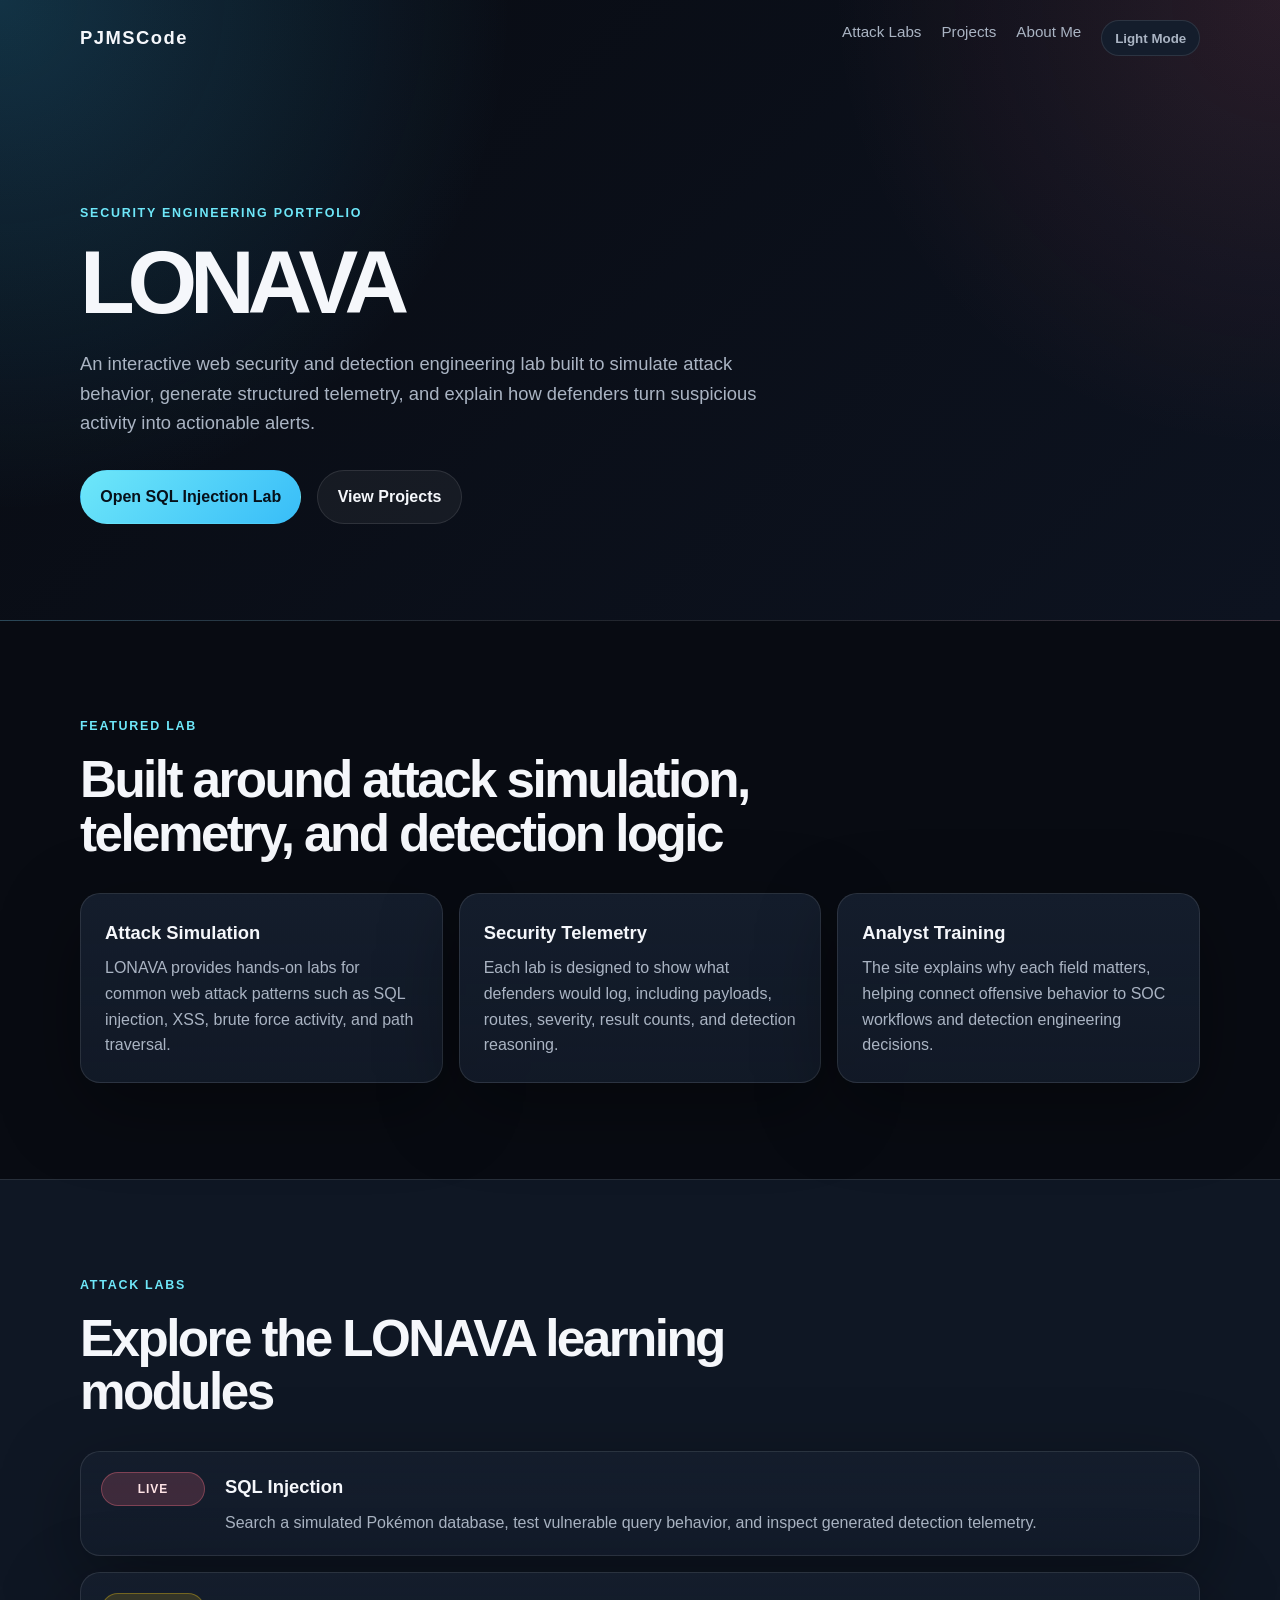
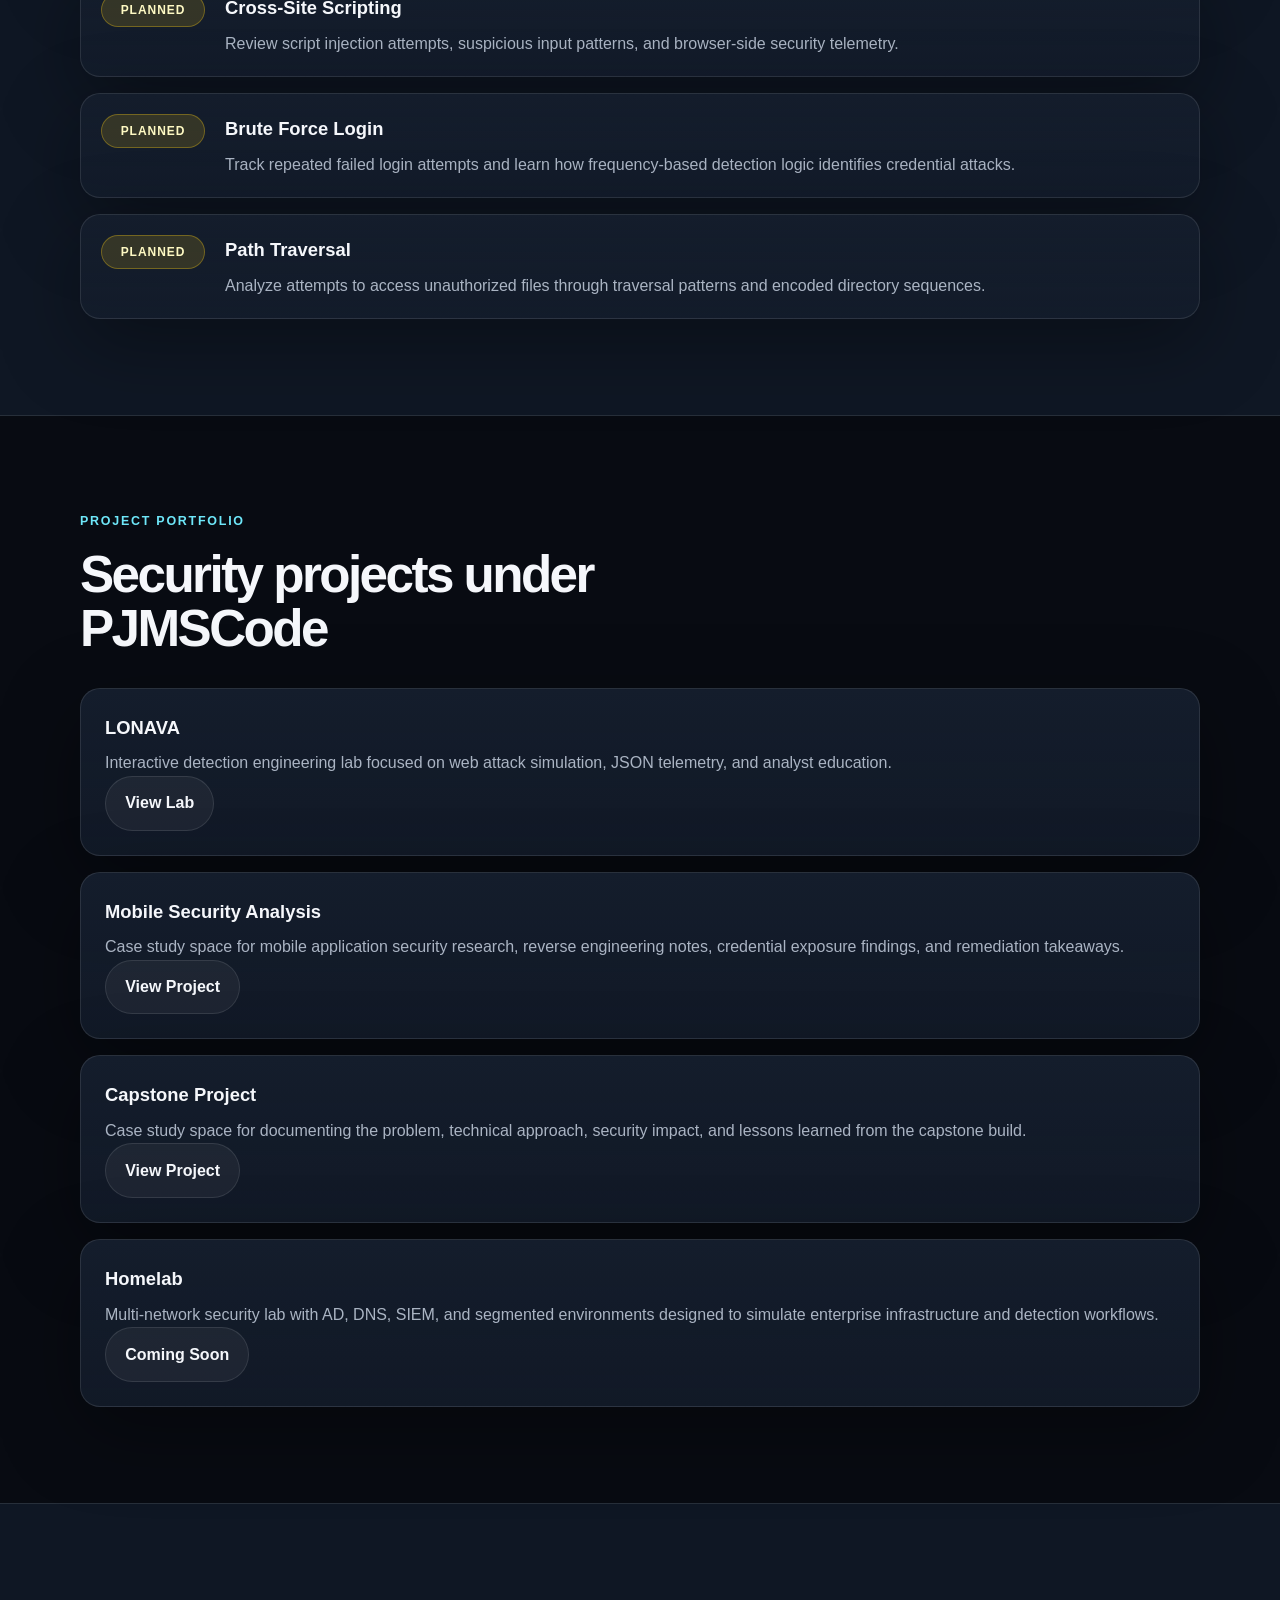
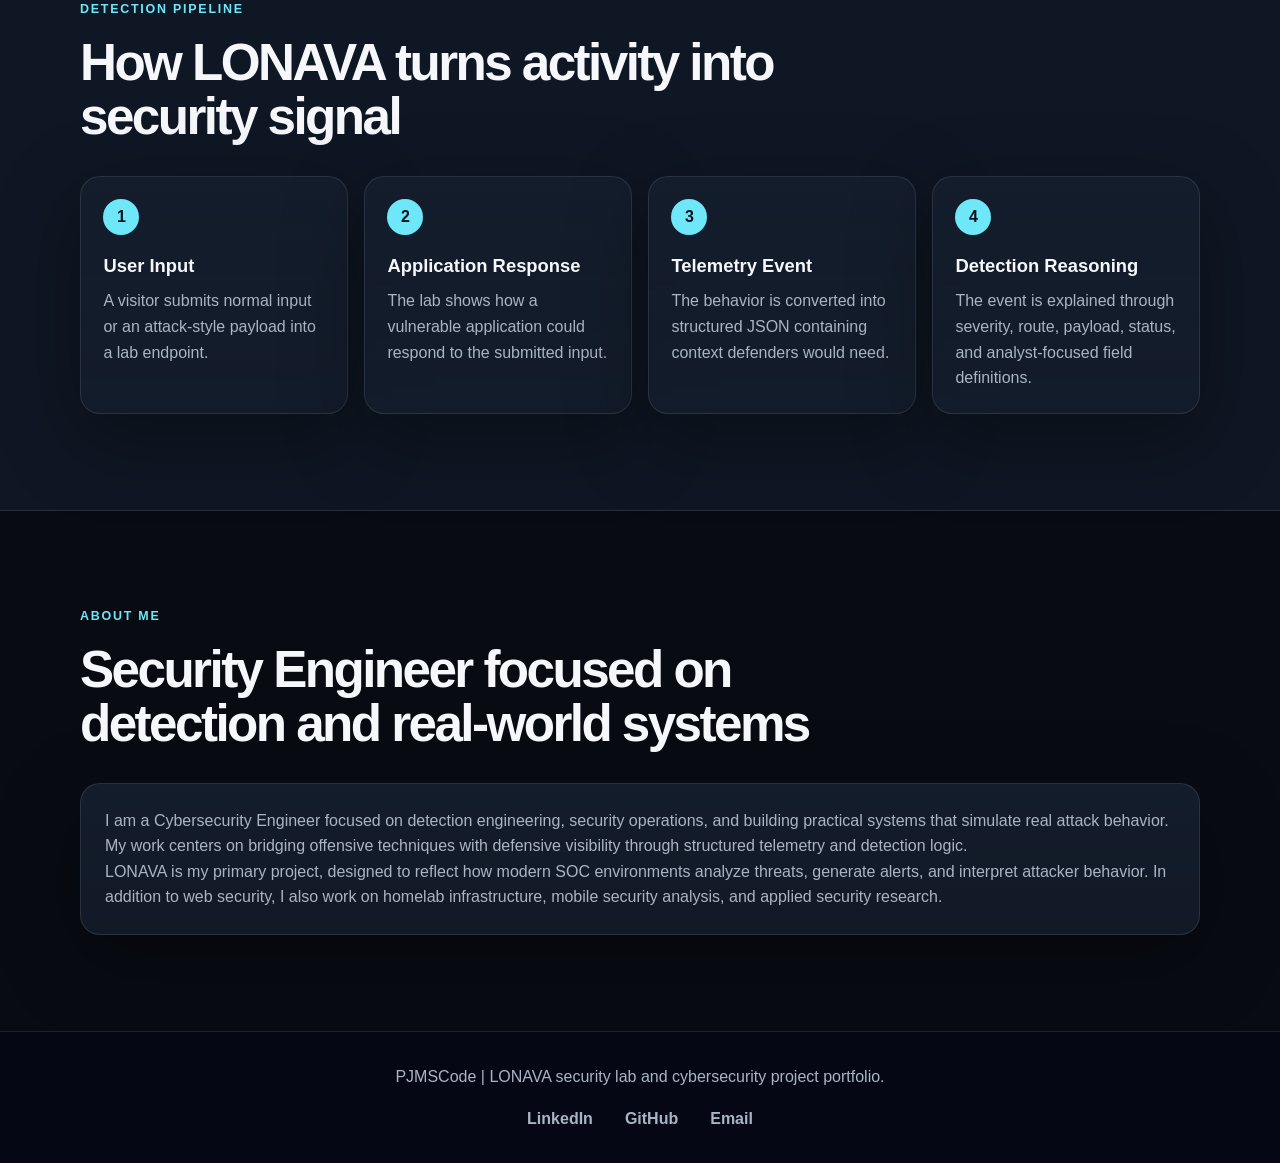
<file: index.html>
<!DOCTYPE html>
<html lang="en">
<head>
  <meta charset="UTF-8" />
  <meta name="viewport" content="width=device-width, initial-scale=1.0" />
  <title>PJMSCode | Security Engineering Portfolio</title>
  <link rel="stylesheet" href="style.css" />
</head>
<body>
  <header class="site-header">
    <nav class="navbar">
      <a class="logo" href="index.html">PJMSCode</a>

      <div class="nav-links">
        <div class="dropdown">
          <button class="dropdown-toggle">Attack Labs</button>

          <div class="dropdown-menu">
            <a href="attacks/sql-injection.html">SQL Injection</a>
            <!-- <a href="attacks/xss.html">XSS</a> --> 
            <!-- <a href="attacks/brute-force.html">Brute Force</a> -->
            <!-- <a href="attacks/path-traversal.html">Path Traversal</a> -->
          </div>
        </div>
        <div class="dropdown">
          <button class="dropdown-toggle">Projects</button>

          <div class="dropdown-menu">
            <!-- <a href="projects/homelab.html">Homelab</a> -->
            <a href="projects/mobile-security.html">Mobile Security</a>
            <a href="projects/capstone.html">Capstone</a>
          </div>
        </div>
        <a href="#contact">About Me</a>
        
          <button id="theme-toggle" class="theme-toggle" type="button">Light Mode</button>
        </div>
    </nav>

    <section class="hero">
      <p class="eyebrow">Security Engineering Portfolio</p>
      <h1>LONAVA</h1>
      <p class="hero-text">
        An interactive web security and detection engineering lab built to simulate attack behavior, generate structured telemetry, and explain how defenders turn suspicious activity into actionable alerts.
      </p>

      <div class="hero-buttons">
        <a class="button primary" href="attacks/sql-injection.html">Open SQL Injection Lab</a>
        <a class="button secondary" href="#projects">View Projects</a>
      </div>
    </section>
  </header>

  <main>
    <section id="overview" class="section">
      <div class="section-heading">
        <p class="eyebrow">Featured Lab</p>
        <h2>Built around attack simulation, telemetry, and detection logic</h2>
      </div>

      <div class="card-grid three-columns">
        <article class="card">
          <h3>Attack Simulation</h3>
          <p>
            LONAVA provides hands-on labs for common web attack patterns such as SQL injection, XSS, brute force activity, and path traversal.
          </p>
        </article>

        <article class="card">
          <h3>Security Telemetry</h3>
          <p>
            Each lab is designed to show what defenders would log, including payloads, routes, severity, result counts, and detection reasoning.
          </p>
        </article>

        <article class="card">
          <h3>Analyst Training</h3>
          <p>
            The site explains why each field matters, helping connect offensive behavior to SOC workflows and detection engineering decisions.
          </p>
        </article>
      </div>
    </section>

    <section class="section dark-section">
      <div class="section-heading">
        <p class="eyebrow">Attack Labs</p>
        <h2>Explore the LONAVA learning modules</h2>
      </div>

      <div class="attack-list">
        <a class="attack-item" href="attacks/sql-injection.html">
          <span class="severity high">Live</span>
          <div>
            <h3>SQL Injection</h3>
            <p>Search a simulated Pokémon database, test vulnerable query behavior, and inspect generated detection telemetry.</p>
          </div>
        </a>

        <a class="attack-item" href="attacks/xss.html">
          <span class="severity medium">Planned</span>
          <div>
            <h3>Cross-Site Scripting</h3>
            <p>Review script injection attempts, suspicious input patterns, and browser-side security telemetry.</p>
          </div>
        </a>

        <a class="attack-item" href="attacks/brute-force.html">
          <span class="severity medium">Planned</span>
          <div>
            <h3>Brute Force Login</h3>
            <p>Track repeated failed login attempts and learn how frequency-based detection logic identifies credential attacks.</p>
          </div>
        </a>

        <a class="attack-item" href="attacks/path-traversal.html">
          <span class="severity medium">Planned</span>
          <div>
            <h3>Path Traversal</h3>
            <p>Analyze attempts to access unauthorized files through traversal patterns and encoded directory sequences.</p>
          </div>
        </a>
      </div>
    </section>

    <section id="projects" class="section">
      <div class="section-heading">
        <p class="eyebrow">Project Portfolio</p>
        <h2>Security projects under PJMSCode</h2>
      </div>

      <div class="card-grid two-columns">
        <article class="card">
          <h3>LONAVA</h3>
          <p>
            Interactive detection engineering lab focused on web attack simulation, JSON telemetry, and analyst education.
          </p>
          <a class="button secondary" href="attacks/sql-injection.html">View Lab</a>
        </article>

        <article class="card">
          <h3>Mobile Security Analysis</h3>
          <p>
            Case study space for mobile application security research, reverse engineering notes, credential exposure findings, and remediation takeaways.
          </p>
          <a class="button secondary" href="projects/mobile-security.html">View Project</a>
        </article>

        <article class="card">
          <h3>Capstone Project</h3>
          <p>
            Case study space for documenting the problem, technical approach, security impact, and lessons learned from the capstone build.
          </p>
          <a class="button secondary" href="projects/capstone.html">View Project</a>
        </article>

        <article class="card">
          <h3>Homelab</h3>
          <p>
            Multi-network security lab with AD, DNS, SIEM, and segmented environments designed to simulate enterprise infrastructure and detection workflows.
          </p>
          <a class="button secondary" href="projects/homelab.html">Coming Soon</a>
        </article>
      </div>
    </section>

    <section class="section dark-section">
      <div class="section-heading">
        <p class="eyebrow">Detection Pipeline</p>
        <h2>How LONAVA turns activity into security signal</h2>
      </div>

      <div class="pipeline">
        <div class="pipeline-step">
          <span>1</span>
          <h3>User Input</h3>
          <p>A visitor submits normal input or an attack-style payload into a lab endpoint.</p>
        </div>

        <div class="pipeline-step">
          <span>2</span>
          <h3>Application Response</h3>
          <p>The lab shows how a vulnerable application could respond to the submitted input.</p>
        </div>

        <div class="pipeline-step">
          <span>3</span>
          <h3>Telemetry Event</h3>
          <p>The behavior is converted into structured JSON containing context defenders would need.</p>
        </div>

        <div class="pipeline-step">
          <span>4</span>
          <h3>Detection Reasoning</h3>
          <p>The event is explained through severity, route, payload, status, and analyst-focused field definitions.</p>
        </div>
      </div>
    </section>

    <section id="contact" class="section">
      <div class="section-heading">
        <p class="eyebrow">About Me</p>
        <h2>Security Engineer focused on detection and real-world systems</h2>
      </div>

      <div class="card">
        <p>
          I am a Cybersecurity Engineer focused on detection engineering, security operations, and building practical systems that simulate real attack behavior. My work centers on bridging offensive techniques with defensive visibility through structured telemetry and detection logic.
        </p>

        <p>
          LONAVA is my primary project, designed to reflect how modern SOC environments analyze threats, generate alerts, and interpret attacker behavior. In addition to web security, I also work on homelab infrastructure, mobile security analysis, and applied security research.
        </p>
      </div>
    </section>
  </main>

  <footer class="footer">
    <div class="footer-content">
      <p>PJMSCode | LONAVA security lab and cybersecurity project portfolio.</p>

      <div class="footer-links">
        <a href="https://www.linkedin.com/in/pj-james/" target="_blank">LinkedIn</a>
        <a href="https://github.com/PJMSCode" target="_blank">GitHub</a>
        <a href="mailto:pjames.csec@gmail.com">Email</a>
      </div>
    </div>
  </footer>

  <script src="js/theme-toggle.js"></script>
</body>
</html>
</file>
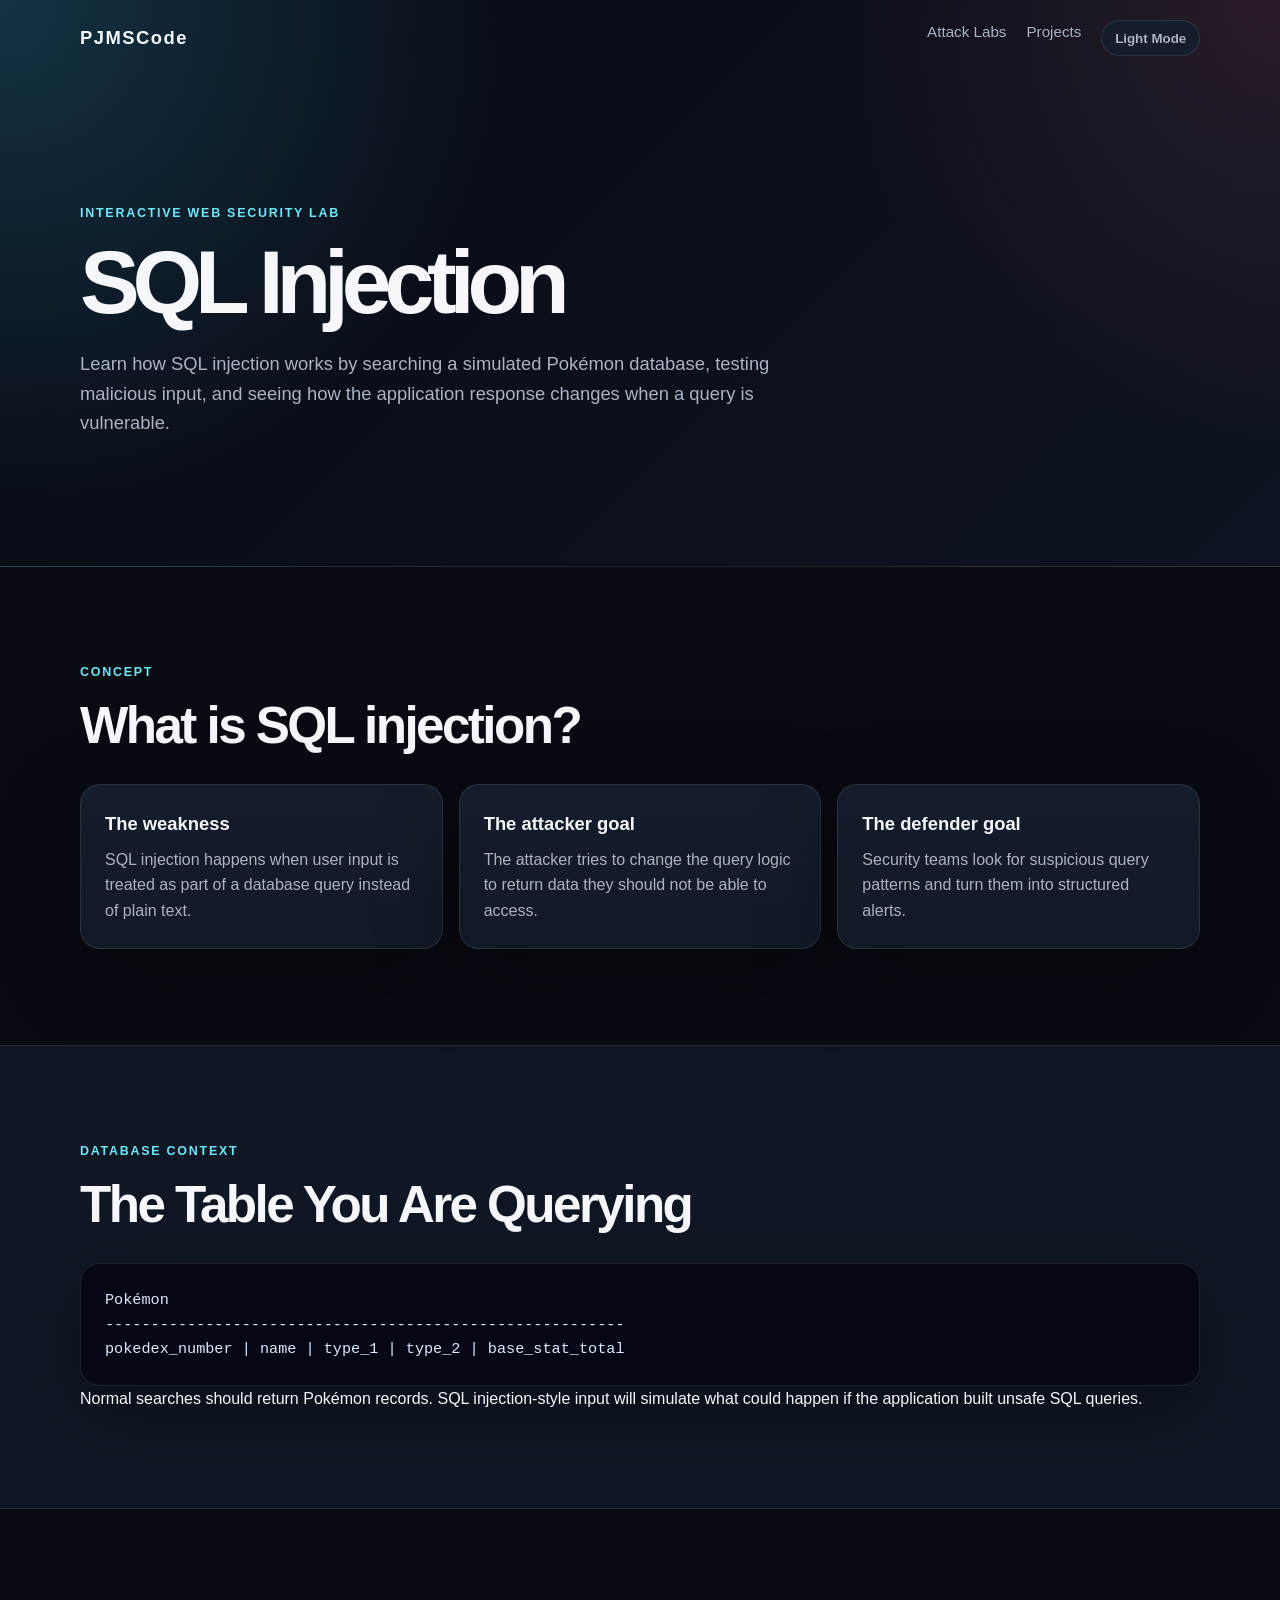
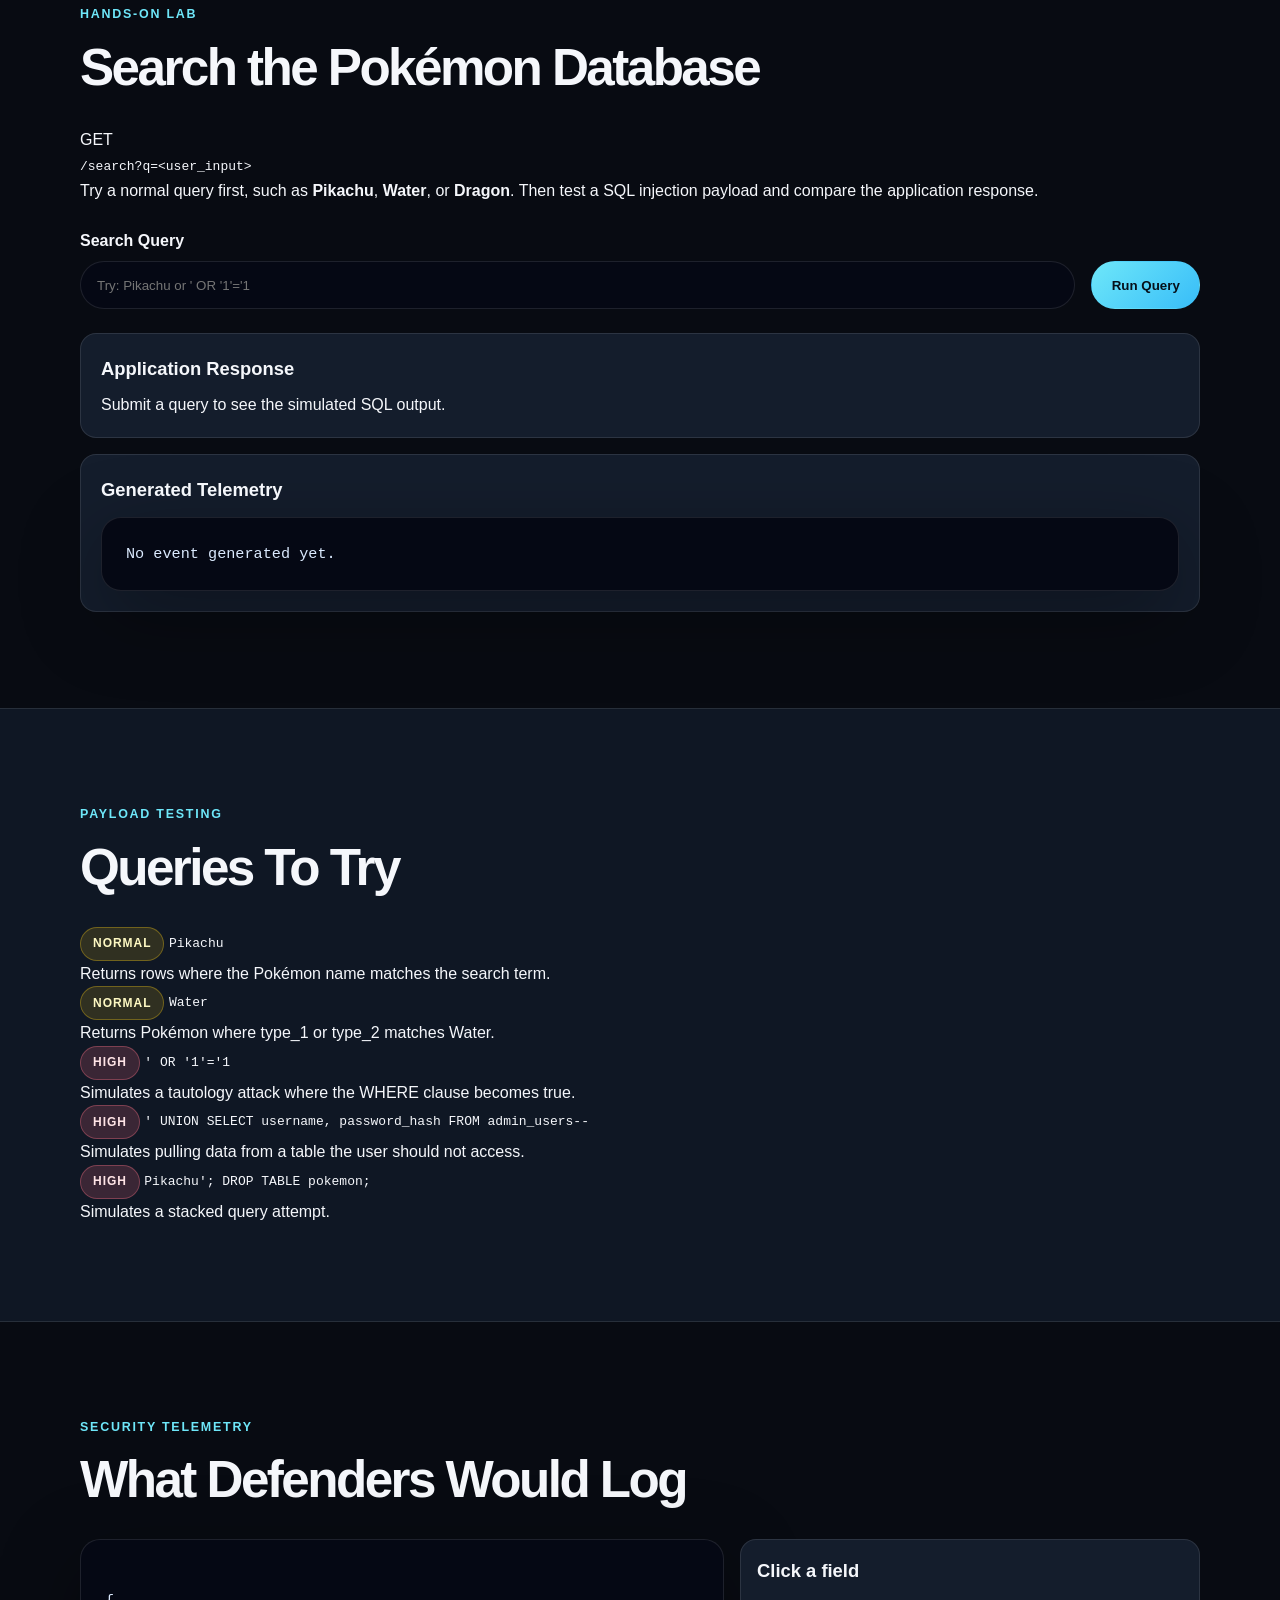
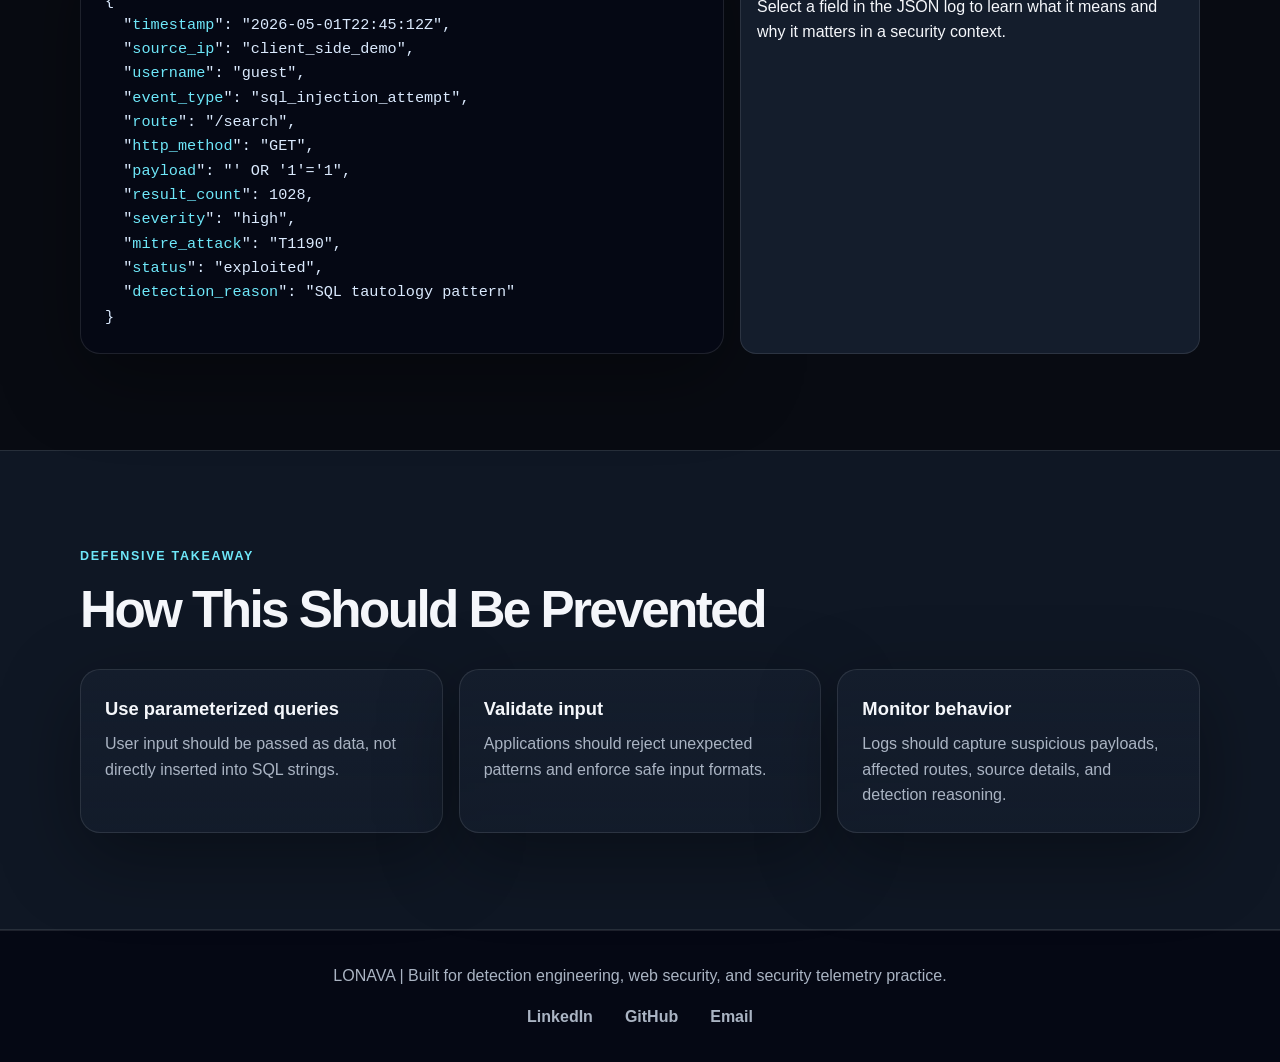
<file: attacks/sql-injection.html>
<!DOCTYPE html>
<html lang="en">
<head>
  <meta charset="UTF-8" />
  <meta name="viewport" content="width=device-width, initial-scale=1.0" />
  <title>SQL Injection Lab</title>
  <link rel="stylesheet" href="../style.css?v=2" />
</head>
<body>
  <header class="site-header attack-page-header">
    <nav class="navbar">
      <a class="logo" href="../index.html">PJMSCode</a>

      <div class="nav-links">
        <div class="dropdown">
          <button class="dropdown-toggle" type="button">Attack Labs</button>

          <div class="dropdown-menu">
            <a href="sql-injection.html">SQL Injection</a>
            <!-- <a href="xss.html">XSS</a>--> 
            <!-- <a href="brute-force.html">Brute Force</a> -->
            <!-- <a href="path-traversal.html">Path Traversal</a> -->
          </div>
        </div>

        <div class="dropdown">
          <button class="dropdown-toggle" type="button">Projects</button>

          <div class="dropdown-menu">
            <!-- <a href="../projects/homelab.html">Homelab</a> -->
            <a href="../projects/mobile-security.html">Mobile Security</a>
            <a href="../projects/capstone.html">Capstone</a>
          </div>
        </div>

          <button id="theme-toggle" class="theme-toggle" type="button">Light Mode</button>
        </div>
    </nav>

    <section class="hero attack-hero">
      <p class="eyebrow">Interactive Web Security Lab</p>
      <h1>SQL Injection</h1>
      <p class="hero-text">
        Learn how SQL injection works by searching a simulated Pokémon database, testing malicious input, and seeing how the application response changes when a query is vulnerable.
      </p>
    </section>
  </header>

<main>
  <section class="section">
    <div class="section-heading">
      <p class="eyebrow">Concept</p>
      <h2>What is SQL injection?</h2>
    </div>

    <div class="card-grid three-columns">
      <article class="card">
        <h3>The weakness</h3>
        <p>
          SQL injection happens when user input is treated as part of a database query instead of plain text.
        </p>
      </article>

      <article class="card">
        <h3>The attacker goal</h3>
        <p>
          The attacker tries to change the query logic to return data they should not be able to access.
        </p>
      </article>

      <article class="card">
        <h3>The defender goal</h3>
        <p>
          Security teams look for suspicious query patterns and turn them into structured alerts.
        </p>
      </article>
    </div>
  </section>

  <section class="section dark-section">
    <div class="section-heading">
      <p class="eyebrow">Database Context</p>
      <h2>The Table You Are Querying</h2>
    </div>

    <pre class="code-block"><code>Pokémon 
---------------------------------------------------------
pokedex_number | name | type_1 | type_2 | base_stat_total</code></pre>

    <p class="panel-text">
      Normal searches should return Pokémon records. SQL injection-style input will simulate what could happen if the application built unsafe SQL queries.
    </p>
  </section>

  <section id="lab" class="section">
    <div class="section-heading">
      <p class="eyebrow">Hands-On Lab</p>
      <h2>Search the Pokémon Database</h2>
    </div>

    <div class="lab-panel interactive-lab">
      <div class="endpoint-card">
        <p class="endpoint-label">GET</p>
        <code>/search?q=&lt;user_input&gt;</code>
      </div>

      <p class="panel-text">
        Try a normal query first, such as <strong>Pikachu</strong>, <strong>Water</strong>, or <strong>Dragon</strong>. Then test a SQL injection payload and compare the application response.
      </p>

      <form id="sql-lab-form" class="lab-form">
        <label for="sql-input">Search Query</label>

        <div class="lab-input-row">
          <input id="sql-input" type="text" placeholder="Try: Pikachu or ' OR '1'='1" autocomplete="off" />
          <button class="button primary" type="submit">Run Query</button>
        </div>
      </form>

      <div class="lab-results">
        <div class="result-card">
          <h3>Application Response</h3>
          <p id="app-response">Submit a query to see the simulated SQL output.</p>
        </div>

        <div class="result-card">
          <h3>Generated Telemetry</h3>
          <pre class="code-block mini-code"><code id="generated-log">No event generated yet.</code></pre>
        </div>
      </div>
    </div>
  </section>

  <section id="payloads" class="section dark-section">
    <div class="section-heading">
      <p class="eyebrow">Payload Testing</p>
      <h2>Queries To Try</h2>
    </div>

    <div class="payload-grid">
      <div class="payload-card">
        <span class="severity medium">Normal</span>
        <code>Pikachu</code>
        <p>Returns rows where the Pokémon name matches the search term.</p>
      </div>

      <div class="payload-card">
        <span class="severity medium">Normal</span>
        <code>Water</code>
        <p>Returns Pokémon where type_1 or type_2 matches Water.</p>
      </div>

      <div class="payload-card">
        <span class="severity high">High</span>
        <code>' OR '1'='1</code>
        <p>Simulates a tautology attack where the WHERE clause becomes true.</p>
      </div>

      <div class="payload-card">
        <span class="severity high">High</span>
        <code>' UNION SELECT username, password_hash FROM admin_users--</code>
        <p>Simulates pulling data from a table the user should not access.</p>
      </div>

      <div class="payload-card">
        <span class="severity high">High</span>
        <code>Pikachu'; DROP TABLE pokemon;</code>
        <p>Simulates a stacked query attempt.</p>
      </div>
    </div>
  </section>

  <section id="telemetry" class="section">
    <div class="section-heading">
      <p class="eyebrow">Security Telemetry</p>
      <h2>What Defenders Would Log</h2>
    </div>

    <div class="interactive-log">
  <pre class="code-block"><code id="log-view">
{
  "<span class="log-field" data-field="timestamp">timestamp</span>": "2026-05-01T22:45:12Z",
  "<span class="log-field" data-field="source_ip">source_ip</span>": "client_side_demo",
  "<span class="log-field" data-field="username">username</span>": "guest",
  "<span class="log-field" data-field="event_type">event_type</span>": "sql_injection_attempt",
  "<span class="log-field" data-field="route">route</span>": "/search",
  "<span class="log-field" data-field="http_method">http_method</span>": "GET",
  "<span class="log-field" data-field="payload">payload</span>": "' OR '1'='1",
  "<span class="log-field" data-field="result_count">result_count</span>": 1028,
  "<span class="log-field" data-field="severity">severity</span>": "high",
  "<span class="log-field" data-field="mitre_attack">mitre_attack</span>": "T1190",
  "<span class="log-field" data-field="status">status</span>": "exploited",
  "<span class="log-field" data-field="detection_reason">detection_reason</span>": "SQL tautology pattern"
}
</code></pre>

  <div class="log-explainer">
    <h3 id="field-title">Click a field</h3>
    <p id="field-description">
      Select a field in the JSON log to learn what it means and why it matters in a security context.
    </p>
  </div>
</div>
</section>

  <section class="section dark-section">
    <div class="section-heading">
      <p class="eyebrow">Defensive Takeaway</p>
      <h2>How This Should Be Prevented</h2>
    </div>

    <div class="card-grid three-columns">
      <article class="card">
        <h3>Use parameterized queries</h3>
        <p>
          User input should be passed as data, not directly inserted into SQL strings.
        </p>
      </article>

      <article class="card">
        <h3>Validate input</h3>
        <p>
          Applications should reject unexpected patterns and enforce safe input formats.
        </p>
      </article>

      <article class="card">
        <h3>Monitor behavior</h3>
        <p>
          Logs should capture suspicious payloads, affected routes, source details, and detection reasoning.
        </p>
      </article>
    </div>
  </section>
</main>

  <footer class="footer">
    <div class="footer-content">
      <p>LONAVA | Built for detection engineering, web security, and security telemetry practice.</p>

      <div class="footer-links">
        <a href="https://www.linkedin.com/in/pj-james/" target="_blank">LinkedIn</a>
        <a href="https://github.com/PJMSCode" target="_blank">GitHub</a>
        <a href="mailto:pjames.csec@gmail.com">Email</a>
      </div>
    </div>
  </footer>
<script src="../data/pokemon-db.js"></script>
<script src="../js/sql-injection.js"></script>
<script src="../js/theme-toggle.js"></script>
</body>
</html>
</file>
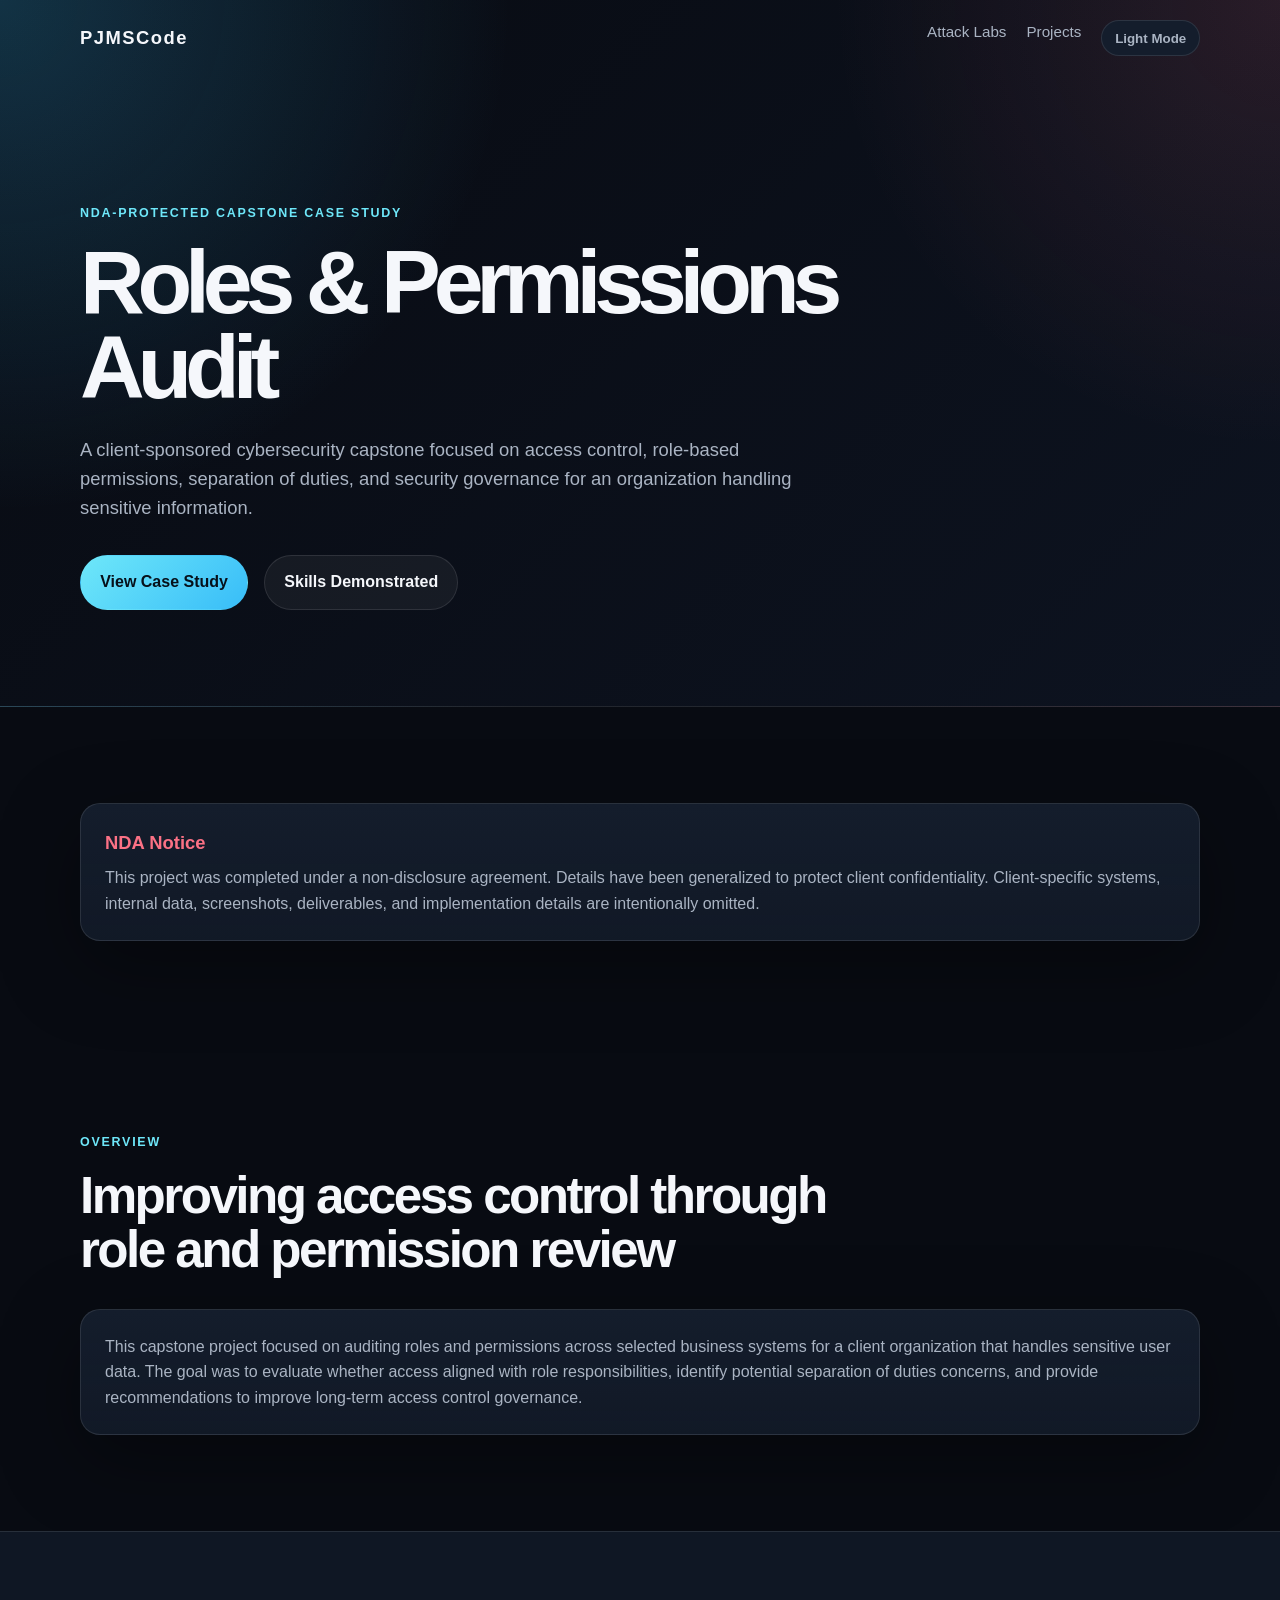
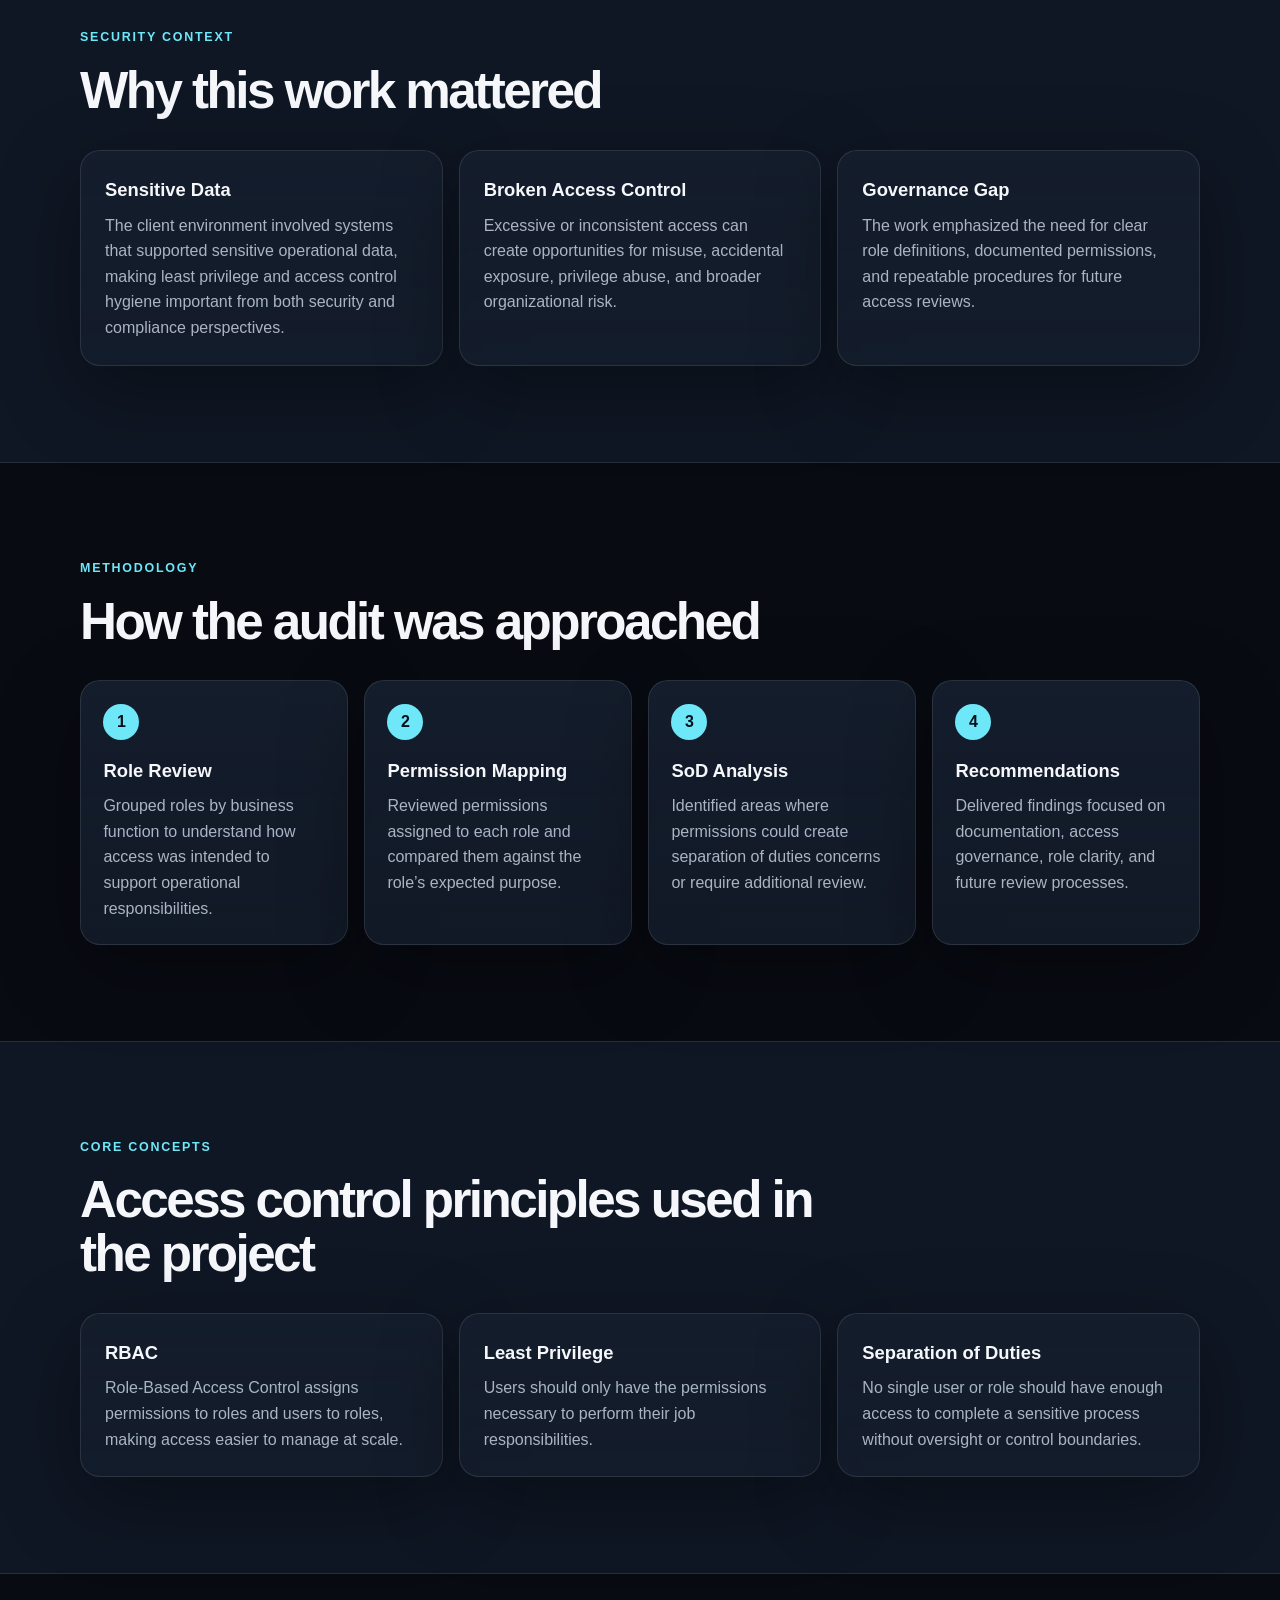
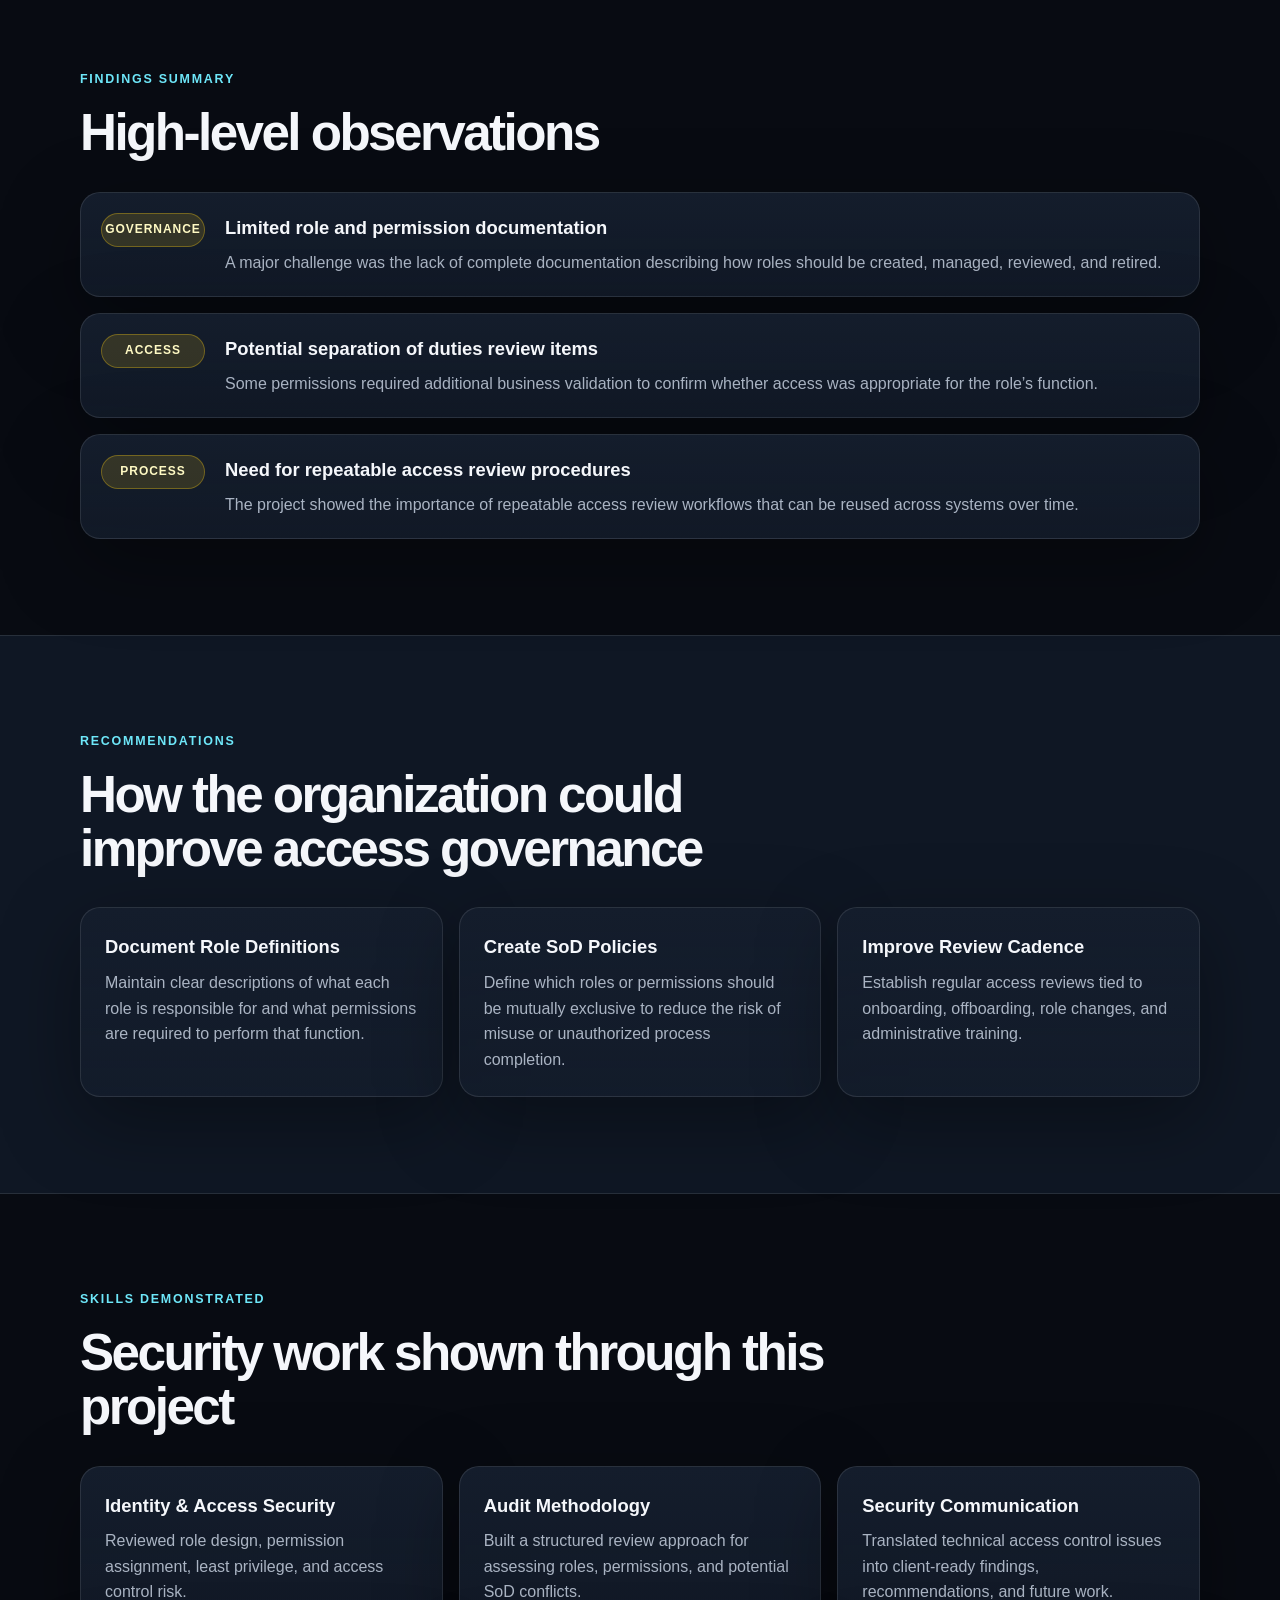
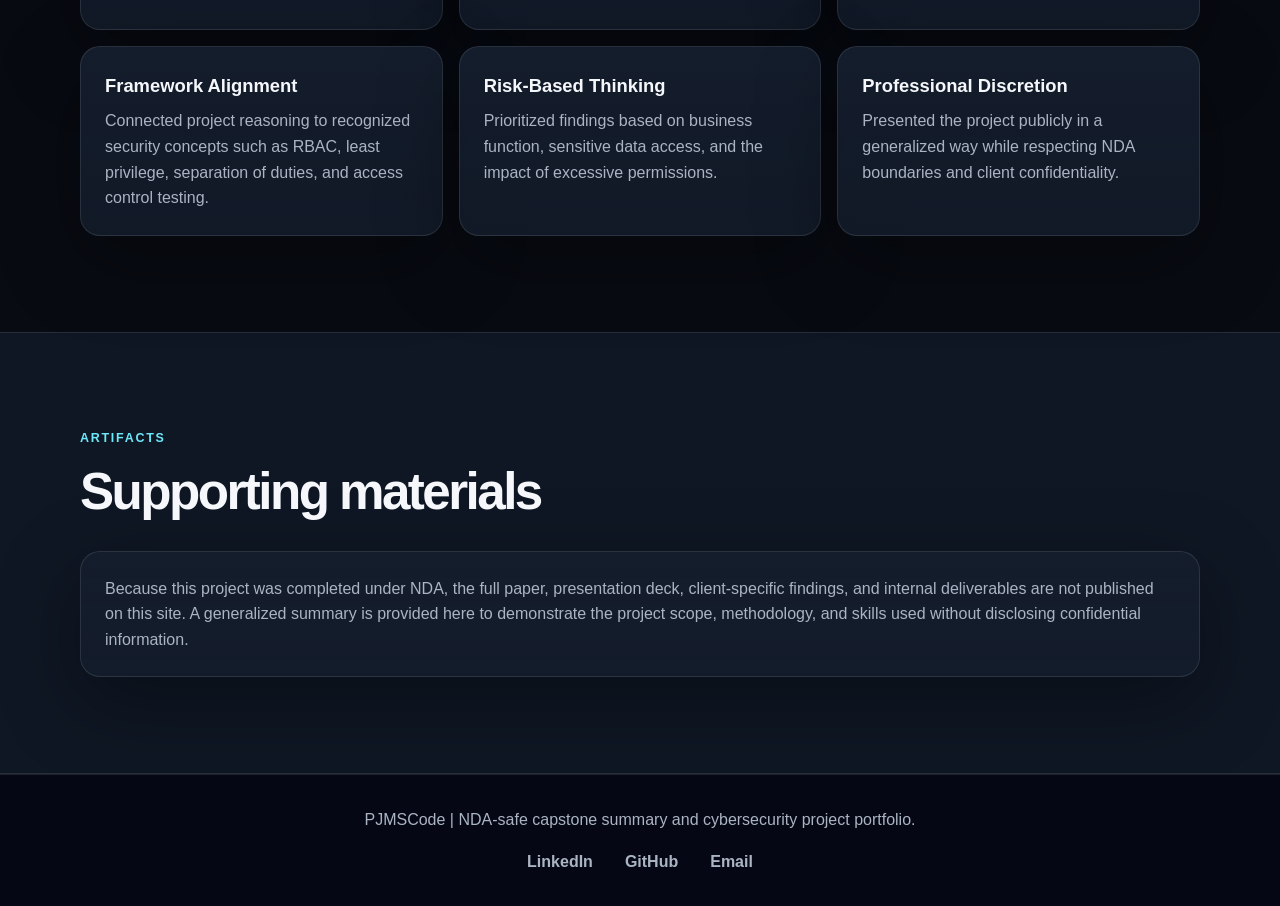
<file: projects/capstone.html>
<!DOCTYPE html>
<html lang="en">
<head>
  <meta charset="UTF-8" />
  <meta name="viewport" content="width=device-width, initial-scale=1.0" />
  <title>Capstone Project | PJMSCode</title>
  <link rel="stylesheet" href="../style.css?v=2" />
</head>
<body>
  <header class="site-header attack-page-header">
    <nav class="navbar">
      <a class="logo" href="../index.html">PJMSCode</a>

      <div class="nav-links">
        <div class="dropdown">
          <button class="dropdown-toggle" type="button">Attack Labs</button>

          <div class="dropdown-menu">
            <a href="../attacks/sql-injection.html">SQL Injection</a>
            <!-- <a href="../attacks/xss.html">XSS</a> -->
            <!-- <a href="../attacks/brute-force.html">Brute Force</a> -->
            <!-- <a href="../attacks/path-traversal.html">Path Traversal</a> -->
          </div>
        </div>

        <div class="dropdown">
          <button class="dropdown-toggle" type="button">Projects</button>

          <div class="dropdown-menu">
             <!-- <a href="homelab.html">Homelab</a> -->
            <a href="mobile-security.html">Mobile Security</a>
            <a href="capstone.html">Capstone</a>
          </div>
        </div>
            
            <button id="theme-toggle" class="theme-toggle" type="button">Light Mode</button>
        </div>
    </nav>

    <section class="hero attack-hero">
      <p class="eyebrow">NDA-Protected Capstone Case Study</p>
      <h1>Roles & Permissions Audit</h1>
      <p class="hero-text">
        A client-sponsored cybersecurity capstone focused on access control, role-based permissions, separation of duties, and security governance for an organization handling sensitive information.
      </p>

      <div class="hero-buttons">
        <a class="button primary" href="#overview">View Case Study</a>
        <a class="button secondary" href="#skills">Skills Demonstrated</a>
      </div>
    </section>
  </header>

  <main>
    <section class="section">
      <div class="card vulnerable-response">
        <h3>NDA Notice</h3>
        <p>
          This project was completed under a non-disclosure agreement. Details have been generalized to protect client confidentiality. Client-specific systems, internal data, screenshots, deliverables, and implementation details are intentionally omitted.
        </p>
      </div>
    </section>

    <section id="overview" class="section">
      <div class="section-heading">
        <p class="eyebrow">Overview</p>
        <h2>Improving access control through role and permission review</h2>
      </div>

      <div class="card">
        <p>
          This capstone project focused on auditing roles and permissions across selected business systems for a client organization that handles sensitive user data. The goal was to evaluate whether access aligned with role responsibilities, identify potential separation of duties concerns, and provide recommendations to improve long-term access control governance.
        </p>
      </div>
    </section>

    <section class="section dark-section">
      <div class="section-heading">
        <p class="eyebrow">Security Context</p>
        <h2>Why this work mattered</h2>
      </div>

      <div class="card-grid three-columns">
        <article class="card">
          <h3>Sensitive Data</h3>
          <p>
            The client environment involved systems that supported sensitive operational data, making least privilege and access control hygiene important from both security and compliance perspectives.
          </p>
        </article>

        <article class="card">
          <h3>Broken Access Control</h3>
          <p>
            Excessive or inconsistent access can create opportunities for misuse, accidental exposure, privilege abuse, and broader organizational risk.
          </p>
        </article>

        <article class="card">
          <h3>Governance Gap</h3>
          <p>
            The work emphasized the need for clear role definitions, documented permissions, and repeatable procedures for future access reviews.
          </p>
        </article>
      </div>
    </section>

    <section class="section">
      <div class="section-heading">
        <p class="eyebrow">Methodology</p>
        <h2>How the audit was approached</h2>
      </div>

      <div class="pipeline">
        <div class="pipeline-step">
          <span>1</span>
          <h3>Role Review</h3>
          <p>Grouped roles by business function to understand how access was intended to support operational responsibilities.</p>
        </div>

        <div class="pipeline-step">
          <span>2</span>
          <h3>Permission Mapping</h3>
          <p>Reviewed permissions assigned to each role and compared them against the role’s expected purpose.</p>
        </div>

        <div class="pipeline-step">
          <span>3</span>
          <h3>SoD Analysis</h3>
          <p>Identified areas where permissions could create separation of duties concerns or require additional review.</p>
        </div>

        <div class="pipeline-step">
          <span>4</span>
          <h3>Recommendations</h3>
          <p>Delivered findings focused on documentation, access governance, role clarity, and future review processes.</p>
        </div>
      </div>
    </section>

    <section class="section dark-section">
      <div class="section-heading">
        <p class="eyebrow">Core Concepts</p>
        <h2>Access control principles used in the project</h2>
      </div>

      <div class="card-grid three-columns">
        <article class="card">
          <h3>RBAC</h3>
          <p>
            Role-Based Access Control assigns permissions to roles and users to roles, making access easier to manage at scale.
          </p>
        </article>

        <article class="card">
          <h3>Least Privilege</h3>
          <p>
            Users should only have the permissions necessary to perform their job responsibilities.
          </p>
        </article>

        <article class="card">
          <h3>Separation of Duties</h3>
          <p>
            No single user or role should have enough access to complete a sensitive process without oversight or control boundaries.
          </p>
        </article>
      </div>
    </section>

    <section class="section">
      <div class="section-heading">
        <p class="eyebrow">Findings Summary</p>
        <h2>High-level observations</h2>
      </div>

      <div class="attack-list">
        <article class="attack-item">
          <span class="severity medium">Governance</span>
          <div>
            <h3>Limited role and permission documentation</h3>
            <p>
              A major challenge was the lack of complete documentation describing how roles should be created, managed, reviewed, and retired.
            </p>
          </div>
        </article>

        <article class="attack-item">
          <span class="severity medium">Access</span>
          <div>
            <h3>Potential separation of duties review items</h3>
            <p>
              Some permissions required additional business validation to confirm whether access was appropriate for the role’s function.
            </p>
          </div>
        </article>

        <article class="attack-item">
          <span class="severity medium">Process</span>
          <div>
            <h3>Need for repeatable access review procedures</h3>
            <p>
              The project showed the importance of repeatable access review workflows that can be reused across systems over time.
            </p>
          </div>
        </article>
      </div>
    </section>

    <section class="section dark-section">
      <div class="section-heading">
        <p class="eyebrow">Recommendations</p>
        <h2>How the organization could improve access governance</h2>
      </div>

      <div class="card-grid three-columns">
        <article class="card">
          <h3>Document Role Definitions</h3>
          <p>
            Maintain clear descriptions of what each role is responsible for and what permissions are required to perform that function.
          </p>
        </article>

        <article class="card">
          <h3>Create SoD Policies</h3>
          <p>
            Define which roles or permissions should be mutually exclusive to reduce the risk of misuse or unauthorized process completion.
          </p>
        </article>

        <article class="card">
          <h3>Improve Review Cadence</h3>
          <p>
            Establish regular access reviews tied to onboarding, offboarding, role changes, and administrative training.
          </p>
        </article>
      </div>
    </section>

    <section id="skills" class="section">
      <div class="section-heading">
        <p class="eyebrow">Skills Demonstrated</p>
        <h2>Security work shown through this project</h2>
      </div>

      <div class="card-grid three-columns">
        <article class="card">
          <h3>Identity & Access Security</h3>
          <p>
            Reviewed role design, permission assignment, least privilege, and access control risk.
          </p>
        </article>

        <article class="card">
          <h3>Audit Methodology</h3>
          <p>
            Built a structured review approach for assessing roles, permissions, and potential SoD conflicts.
          </p>
        </article>

        <article class="card">
          <h3>Security Communication</h3>
          <p>
            Translated technical access control issues into client-ready findings, recommendations, and future work.
          </p>
        </article>

        <article class="card">
          <h3>Framework Alignment</h3>
          <p>
            Connected project reasoning to recognized security concepts such as RBAC, least privilege, separation of duties, and access control testing.
          </p>
        </article>

        <article class="card">
          <h3>Risk-Based Thinking</h3>
          <p>
            Prioritized findings based on business function, sensitive data access, and the impact of excessive permissions.
          </p>
        </article>

        <article class="card">
          <h3>Professional Discretion</h3>
          <p>
            Presented the project publicly in a generalized way while respecting NDA boundaries and client confidentiality.
          </p>
        </article>
      </div>
    </section>

    <section class="section dark-section">
      <div class="section-heading">
        <p class="eyebrow">Artifacts</p>
        <h2>Supporting materials</h2>
      </div>

      <div class="card">
        <p>
          Because this project was completed under NDA, the full paper, presentation deck, client-specific findings, and internal deliverables are not published on this site. A generalized summary is provided here to demonstrate the project scope, methodology, and skills used without disclosing confidential information.
        </p>
      </div>
    </section>
  </main>

  <footer class="footer">
    <div class="footer-content">
      <p>PJMSCode | NDA-safe capstone summary and cybersecurity project portfolio.</p>

      <div class="footer-links">
        <a href="https://www.linkedin.com/in/pj-james/" target="_blank">LinkedIn</a>
        <a href="https://github.com/PJMSCode" target="_blank">GitHub</a>
        <a href="mailto:pjames.csec@gmail.com">Email</a>
      </div>
    </div>
  </footer>

  <script src="../js/theme-toggle.js"></script>
</body>
</html>
</file>
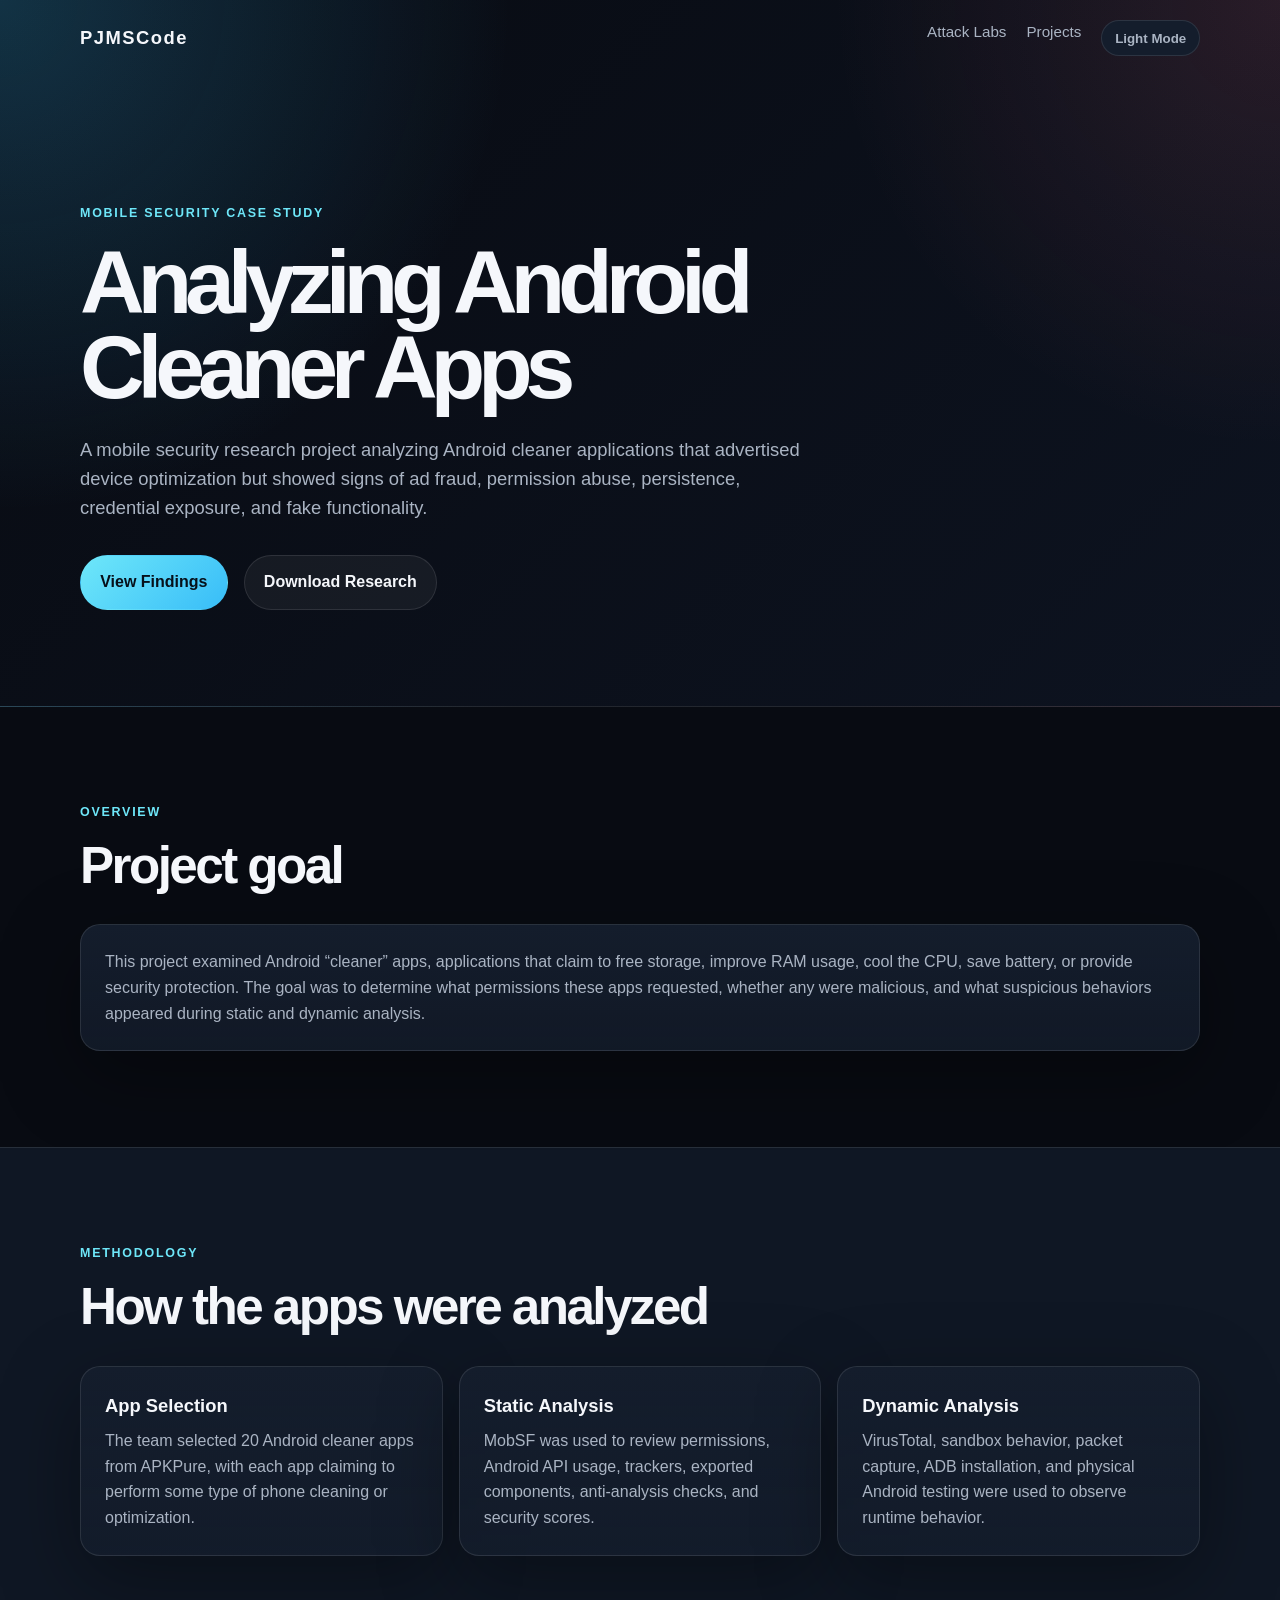
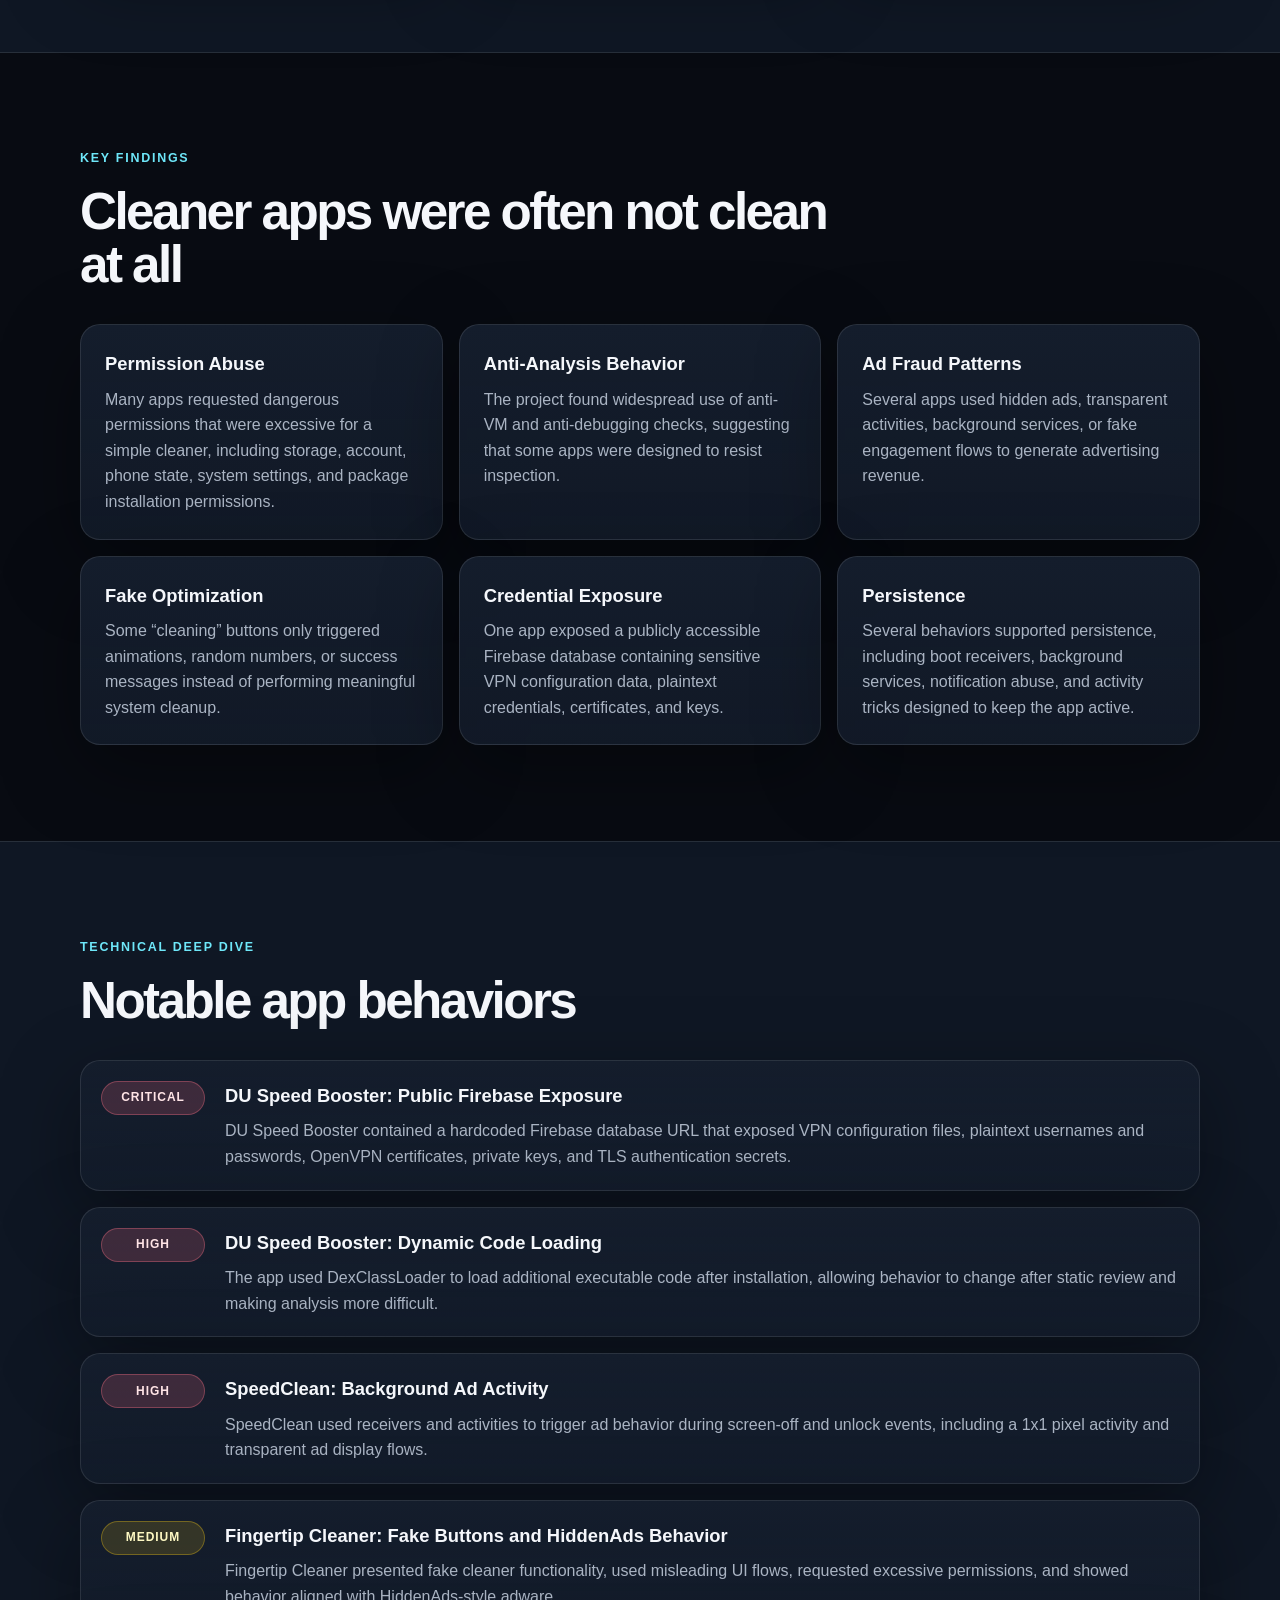
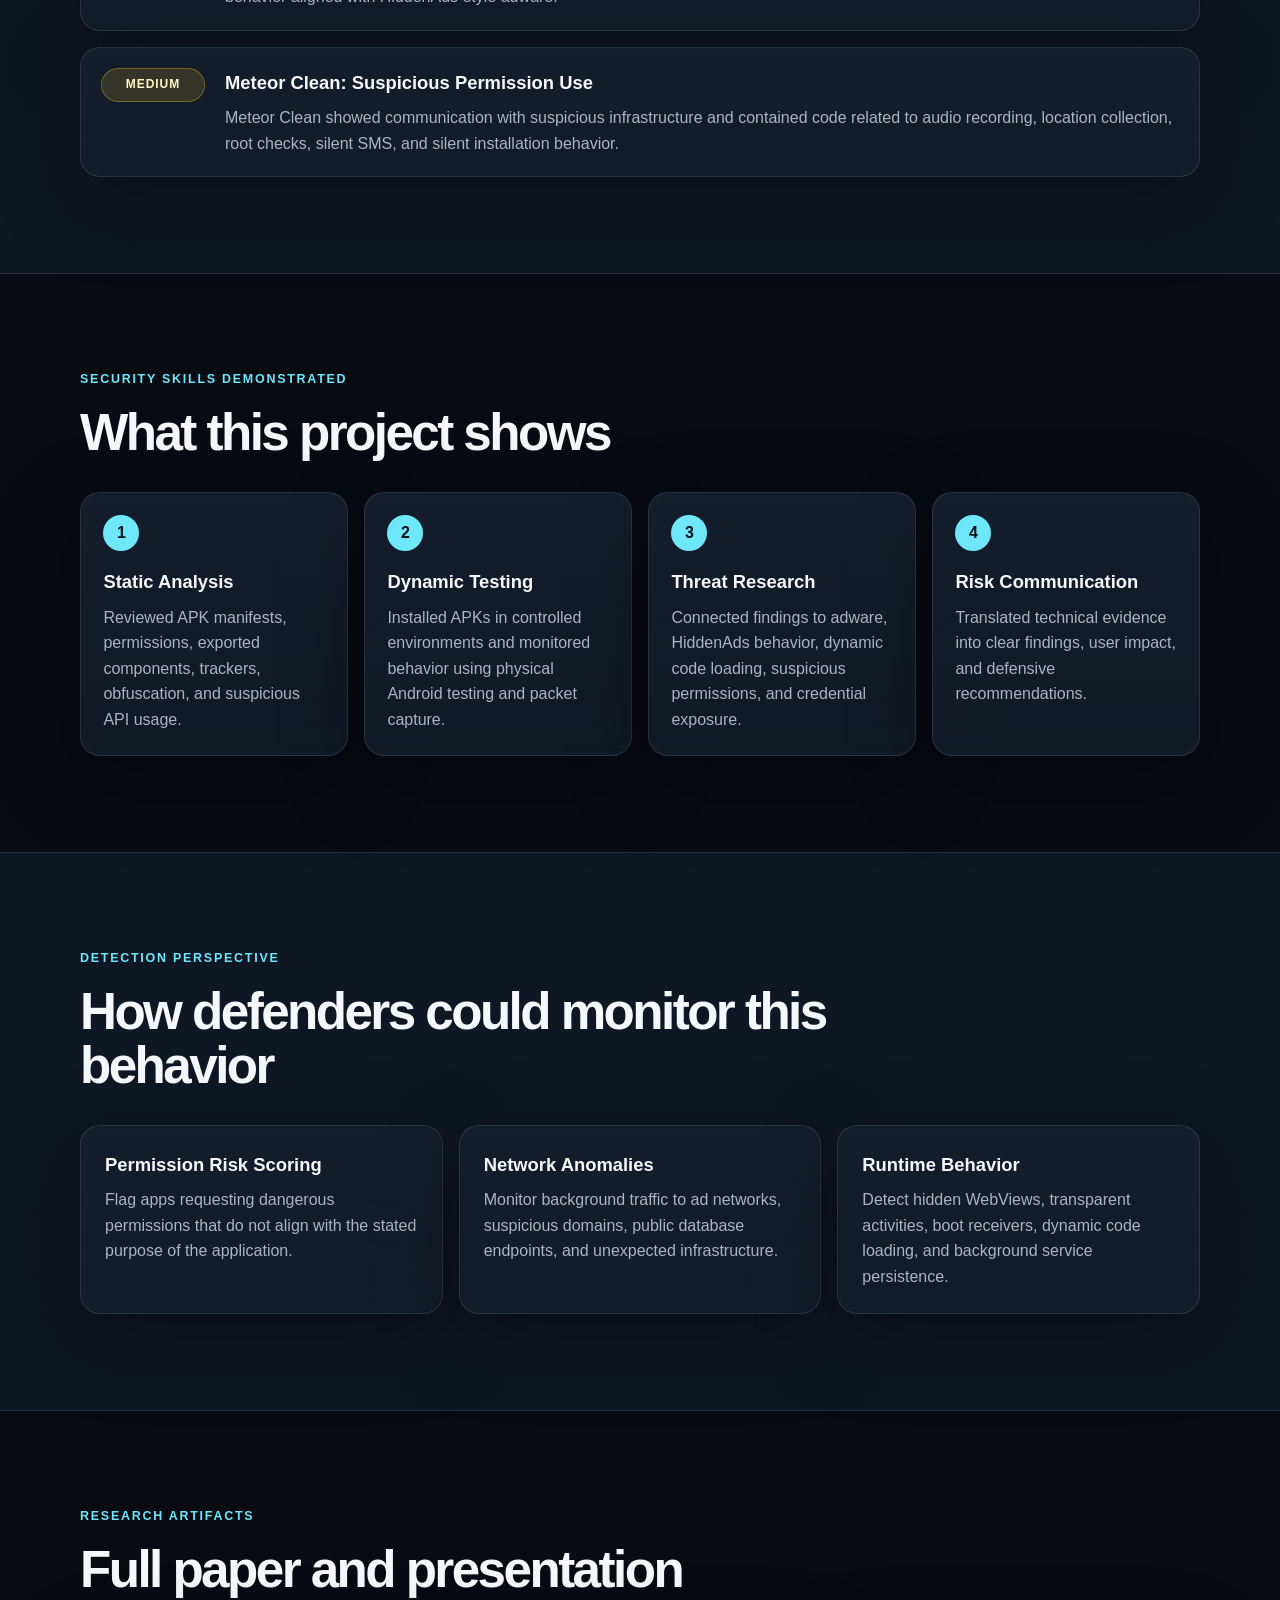
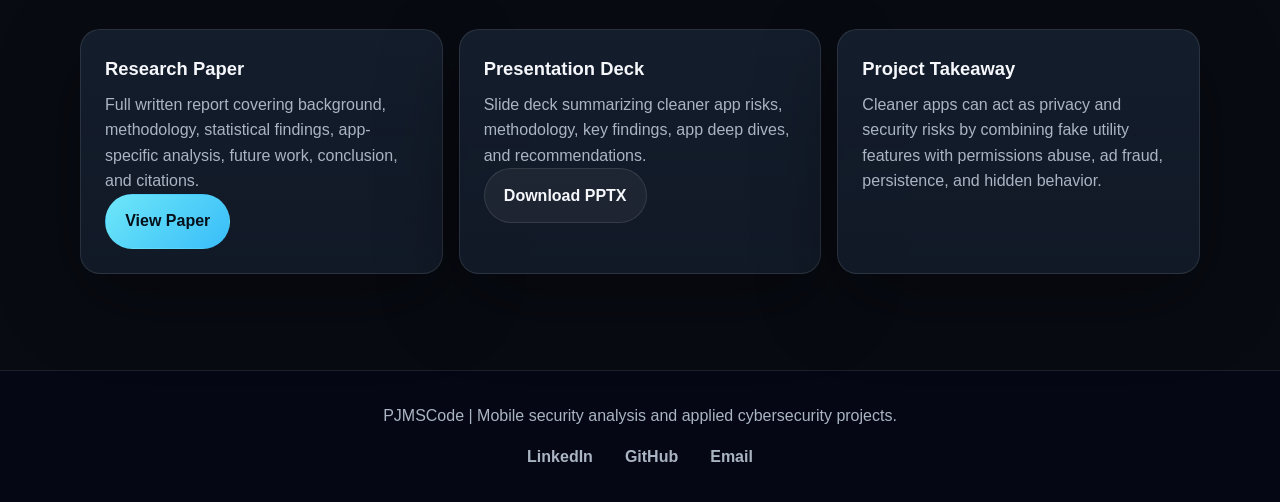
<file: projects/mobile-security.html>
<!DOCTYPE html>
<html lang="en">
<head>
  <meta charset="UTF-8" />
  <meta name="viewport" content="width=device-width, initial-scale=1.0" />
  <title>Mobile Security Analysis | PJMSCode</title>
  <link rel="stylesheet" href="../style.css?v=2" />
</head>
<body>
  <header class="site-header attack-page-header">
    <nav class="navbar">
      <a class="logo" href="../index.html">PJMSCode</a>

      <div class="nav-links">
        <div class="dropdown">
          <button class="dropdown-toggle" type="button">Attack Labs</button>

          <div class="dropdown-menu">
            <a href="../attacks/sql-injection.html">SQL Injection</a>
            <!-- <a href="../attacks/xss.html">XSS</a> -->
            <!-- <a href="../attacks/brute-force.html">Brute Force</a> -->
            <!-- <a href="../attacks/path-traversal.html">Path Traversal</a> -->
          </div>
        </div>

        <div class="dropdown">
          <button class="dropdown-toggle" type="button">Projects</button>

          <div class="dropdown-menu">
             <!-- <a href="homelab.html">Homelab</a> -->
            <a href="mobile-security.html">Mobile Security</a>
            <a href="capstone.html">Capstone</a>
          </div>
        </div>

            <button id="theme-toggle" class="theme-toggle" type="button">Light Mode</button>
        </div>
    </nav>

    <section class="hero attack-hero">
      <p class="eyebrow">Mobile Security Case Study</p>
      <h1>Analyzing Android Cleaner Apps</h1>
      <p class="hero-text">
        A mobile security research project analyzing Android cleaner applications that advertised device optimization but showed signs of ad fraud, permission abuse, persistence, credential exposure, and fake functionality.
      </p>

      <div class="hero-buttons">
        <a class="button primary" href="#findings">View Findings</a>
        <a class="button secondary" href="#artifacts">Download Research</a>
      </div>
    </section>
  </header>

  <main>
    <section class="section">
      <div class="section-heading">
        <p class="eyebrow">Overview</p>
        <h2>Project goal</h2>
      </div>

      <div class="card">
        <p>
          This project examined Android “cleaner” apps, applications that claim to free storage, improve RAM usage, cool the CPU, save battery, or provide security protection. The goal was to determine what permissions these apps requested, whether any were malicious, and what suspicious behaviors appeared during static and dynamic analysis.
        </p>
      </div>
    </section>

    <section class="section dark-section">
      <div class="section-heading">
        <p class="eyebrow">Methodology</p>
        <h2>How the apps were analyzed</h2>
      </div>

      <div class="card-grid three-columns">
        <article class="card">
          <h3>App Selection</h3>
          <p>
            The team selected 20 Android cleaner apps from APKPure, with each app claiming to perform some type of phone cleaning or optimization.
          </p>
        </article>

        <article class="card">
          <h3>Static Analysis</h3>
          <p>
            MobSF was used to review permissions, Android API usage, trackers, exported components, anti-analysis checks, and security scores.
          </p>
        </article>

        <article class="card">
          <h3>Dynamic Analysis</h3>
          <p>
            VirusTotal, sandbox behavior, packet capture, ADB installation, and physical Android testing were used to observe runtime behavior.
          </p>
        </article>
      </div>
    </section>

    <section id="findings" class="section">
      <div class="section-heading">
        <p class="eyebrow">Key Findings</p>
        <h2>Cleaner apps were often not clean at all</h2>
      </div>

      <div class="card-grid three-columns">
        <article class="card">
          <h3>Permission Abuse</h3>
          <p>
            Many apps requested dangerous permissions that were excessive for a simple cleaner, including storage, account, phone state, system settings, and package installation permissions.
          </p>
        </article>

        <article class="card">
          <h3>Anti-Analysis Behavior</h3>
          <p>
            The project found widespread use of anti-VM and anti-debugging checks, suggesting that some apps were designed to resist inspection.
          </p>
        </article>

        <article class="card">
          <h3>Ad Fraud Patterns</h3>
          <p>
            Several apps used hidden ads, transparent activities, background services, or fake engagement flows to generate advertising revenue.
          </p>
        </article>

        <article class="card">
          <h3>Fake Optimization</h3>
          <p>
            Some “cleaning” buttons only triggered animations, random numbers, or success messages instead of performing meaningful system cleanup.
          </p>
        </article>

        <article class="card">
          <h3>Credential Exposure</h3>
          <p>
            One app exposed a publicly accessible Firebase database containing sensitive VPN configuration data, plaintext credentials, certificates, and keys.
          </p>
        </article>

        <article class="card">
          <h3>Persistence</h3>
          <p>
            Several behaviors supported persistence, including boot receivers, background services, notification abuse, and activity tricks designed to keep the app active.
          </p>
        </article>
      </div>
    </section>

    <section class="section dark-section">
      <div class="section-heading">
        <p class="eyebrow">Technical Deep Dive</p>
        <h2>Notable app behaviors</h2>
      </div>

      <div class="attack-list">
        <article class="attack-item">
          <span class="severity high">Critical</span>
          <div>
            <h3>DU Speed Booster: Public Firebase Exposure</h3>
            <p>
              DU Speed Booster contained a hardcoded Firebase database URL that exposed VPN configuration files, plaintext usernames and passwords, OpenVPN certificates, private keys, and TLS authentication secrets.
            </p>
          </div>
        </article>

        <article class="attack-item">
          <span class="severity high">High</span>
          <div>
            <h3>DU Speed Booster: Dynamic Code Loading</h3>
            <p>
              The app used DexClassLoader to load additional executable code after installation, allowing behavior to change after static review and making analysis more difficult.
            </p>
          </div>
        </article>

        <article class="attack-item">
          <span class="severity high">High</span>
          <div>
            <h3>SpeedClean: Background Ad Activity</h3>
            <p>
              SpeedClean used receivers and activities to trigger ad behavior during screen-off and unlock events, including a 1x1 pixel activity and transparent ad display flows.
            </p>
          </div>
        </article>

        <article class="attack-item">
          <span class="severity medium">Medium</span>
          <div>
            <h3>Fingertip Cleaner: Fake Buttons and HiddenAds Behavior</h3>
            <p>
              Fingertip Cleaner presented fake cleaner functionality, used misleading UI flows, requested excessive permissions, and showed behavior aligned with HiddenAds-style adware.
            </p>
          </div>
        </article>

        <article class="attack-item">
          <span class="severity medium">Medium</span>
          <div>
            <h3>Meteor Clean: Suspicious Permission Use</h3>
            <p>
              Meteor Clean showed communication with suspicious infrastructure and contained code related to audio recording, location collection, root checks, silent SMS, and silent installation behavior.
            </p>
          </div>
        </article>
      </div>
    </section>

    <section class="section">
      <div class="section-heading">
        <p class="eyebrow">Security Skills Demonstrated</p>
        <h2>What this project shows</h2>
      </div>

      <div class="pipeline">
        <div class="pipeline-step">
          <span>1</span>
          <h3>Static Analysis</h3>
          <p>Reviewed APK manifests, permissions, exported components, trackers, obfuscation, and suspicious API usage.</p>
        </div>

        <div class="pipeline-step">
          <span>2</span>
          <h3>Dynamic Testing</h3>
          <p>Installed APKs in controlled environments and monitored behavior using physical Android testing and packet capture.</p>
        </div>

        <div class="pipeline-step">
          <span>3</span>
          <h3>Threat Research</h3>
          <p>Connected findings to adware, HiddenAds behavior, dynamic code loading, suspicious permissions, and credential exposure.</p>
        </div>

        <div class="pipeline-step">
          <span>4</span>
          <h3>Risk Communication</h3>
          <p>Translated technical evidence into clear findings, user impact, and defensive recommendations.</p>
        </div>
      </div>
    </section>

    <section class="section dark-section">
      <div class="section-heading">
        <p class="eyebrow">Detection Perspective</p>
        <h2>How defenders could monitor this behavior</h2>
      </div>

      <div class="card-grid three-columns">
        <article class="card">
          <h3>Permission Risk Scoring</h3>
          <p>
            Flag apps requesting dangerous permissions that do not align with the stated purpose of the application.
          </p>
        </article>

        <article class="card">
          <h3>Network Anomalies</h3>
          <p>
            Monitor background traffic to ad networks, suspicious domains, public database endpoints, and unexpected infrastructure.
          </p>
        </article>

        <article class="card">
          <h3>Runtime Behavior</h3>
          <p>
            Detect hidden WebViews, transparent activities, boot receivers, dynamic code loading, and background service persistence.
          </p>
        </article>
      </div>
    </section>

    <section id="artifacts" class="section">
      <div class="section-heading">
        <p class="eyebrow">Research Artifacts</p>
        <h2>Full paper and presentation</h2>
      </div>

      <div class="card-grid three-columns">
        <article class="card">
          <h3>Research Paper</h3>
          <p>
            Full written report covering background, methodology, statistical findings, app-specific analysis, future work, conclusion, and citations.
          </p>
          <a class="button primary" href="../assets/mobile-security/Mobile Project Paper.pdf" target="_blank">View Paper</a>
        </article>

        <article class="card">
          <h3>Presentation Deck</h3>
          <p>
            Slide deck summarizing cleaner app risks, methodology, key findings, app deep dives, and recommendations.
          </p>
          <a class="button secondary" href="../assets/mobile-security/Mobile Presentation.pptx" download>Download PPTX</a>
        </article>

        <article class="card">
          <h3>Project Takeaway</h3>
          <p>
            Cleaner apps can act as privacy and security risks by combining fake utility features with permissions abuse, ad fraud, persistence, and hidden behavior.
          </p>
        </article>
      </div>
    </section>
  </main>

  <footer class="footer">
    <div class="footer-content">
      <p>PJMSCode | Mobile security analysis and applied cybersecurity projects.</p>

      <div class="footer-links">
        <a href="https://www.linkedin.com/in/pj-james/" target="_blank">LinkedIn</a>
        <a href="https://github.com/PJMSCode" target="_blank">GitHub</a>
        <a href="mailto:pjames.csec@gmail.com">Email</a>
      </div>
    </div>
  </footer>

  <script src="../js/theme-toggle.js"></script>
</body>
</html>
</file>
<file: style.css>
/*
  PJMSCode GitHub Pages Stylesheet
  This file controls the visual design for the static project website.
  Place this file in the same folder as index.html and name it style.css.
*/

:root {
  --bg-main: #080b12;
  --bg-section: #0f1724;
  --bg-card: #141d2c;
  --bg-card-soft: #192437;
  --text-main: #f5f7fb;
  --text-muted: #aab4c3;
  --accent: #6ee7f9;
  --lightmode-accent: #007485;
  --accent-strong: #38bdf8;
  --danger: #fb7185;
  --warning: #facc15;
  --success: #4ade80;
  --border: rgba(255, 255, 255, 0.1);
  --shadow: 0 24px 80px rgba(0, 0, 0, 0.35);
}

* {
  box-sizing: border-box;
  margin: 0;
  padding: 0;
}

html {
  scroll-behavior: smooth;
}

body {
  font-family: Inter, Arial, sans-serif;
  background: var(--bg-main);
  color: var(--text-main);
  line-height: 1.6;
}

a {
  color: inherit;
  text-decoration: none;
}

.site-header {
  background:
    radial-gradient(circle at top left, rgba(56, 189, 248, 0.22), transparent 32rem),
    radial-gradient(circle at top right, rgba(251, 113, 133, 0.12), transparent 28rem),
    linear-gradient(135deg, #080b12 0%, #0d1320 100%);
  border-bottom: 1px solid var(--border);
}

.navbar {
  width: min(1120px, calc(100% - 2rem));
  margin: 0 auto;
  padding: 1.25rem 0;
  display: flex;
  align-items: center;
  justify-content: space-between;
}

.logo {
  font-size: 1.15rem;
  font-weight: 800;
  letter-spacing: 0.08em;
}

.nav-links {
  display: flex;
  gap: 1.25rem;
  color: var(--text-muted);
  font-size: 0.95rem;
}

.nav-links a {
  transition: color 0.2s ease;
}

.nav-links a:hover {
  color: var(--accent);
}

/* Dropdown container */
.dropdown {
  position: relative;
  cursor: pointer;
  padding-bottom: 0.75rem;
}

/* The visible text */
.dropdown-toggle {
  color: var(--text-muted);
  font-size: 0.95rem;
  transition: color 0.2s ease;
}

.dropdown:hover .dropdown-toggle {
  color: var(--accent);
}

/* Hidden menu */
.dropdown-menu {
  position: absolute;
  top: 100%;
  left: 0;
  background: var(--bg-card);
  border: 1px solid var(--border);
  border-radius: 0.75rem;
  box-shadow: var(--shadow);
  padding: 0.5rem 0;
  min-width: 200px;
  z-index: 1000;

  opacity: 0;
  visibility: hidden;
  pointer-events: none;
  transform: translateY(6px);
  transition: opacity 0.2s ease, transform 0.2s ease, visibility 0.2s ease;
}


/* Show on hover */
.dropdown:hover .dropdown-menu,
.dropdown:focus-within .dropdown-menu {
  opacity: 1;
  visibility: visible;
  pointer-events: auto;
  transform: translateY(0);
}

/* Links inside dropdown */
.dropdown-menu a {
  display: block;
  padding: 0.6rem 1rem;
  color: var(--text-muted);
  transition: background 0.2s ease, color 0.2s ease;
}

.dropdown-toggle {
  border: none;
  background: transparent;
  color: var(--text-muted);
  font: inherit;
  cursor: pointer;
}

.dropdown-toggle:hover {
  color: var(--accent);
}
.lab-form {
  margin-top: 1.5rem;
}

.lab-form label {
  display: block;
  margin-bottom: 0.5rem;
  color: var(--text-main);
  font-weight: 700;
}

.lab-input-row {
  display: flex;
  gap: 1rem;
}

.lab-input-row input {
  flex: 1;
  padding: 0.9rem 1rem;
  border-radius: 999px;
  border: 1px solid var(--border);
  background: #050814;
  color: var(--text-main);
}

.lab-results {
  display: grid;
  grid-template-columns: 1fr 1.4fr;
  gap: 1rem;
  margin-top: 1.5rem;
}

.result-card {
  padding: 1.25rem;
  border: 1px solid var(--border);
  border-radius: 1rem;
  background: var(--bg-card);
}

.lab-results {
  display: flex;
  flex-direction: column;
  gap: 1rem;
  margin-top: 1.5rem;
}

.result-card {
  padding: 1.25rem;
  border: 1px solid var(--border);
  border-radius: 1rem;
  background: var(--bg-card);
}

.result-card:first-child {
  max-height: 32rem;
  overflow-y: auto;
}

.fake-query {
  margin: 1rem 0;
  padding: 0.85rem 1rem;
  border-radius: 0.75rem;
  background: #050814;
  color: #dbeafe;
  font-family: Consolas, Monaco, monospace;
  font-size: 0.9rem;
  overflow-x: auto;
}

.sql-output {
  margin-top: 1rem;
  overflow-x: auto;
}

.sql-table-name {
  color: var(--accent);
  font-weight: 700;
  margin-bottom: 0.5rem;
}

.sql-output table {
  width: 100%;
  border-collapse: collapse;
  font-size: 0.9rem;
}

.sql-output th,
.sql-output td {
  padding: 0.75rem;
  border: 1px solid var(--border);
  text-align: left;
}

.sql-output th {
  color: var(--accent);
  background: #050814;
}

.sql-output td {
  color: var(--text-muted);
}

.vulnerable-response {
  padding: 1rem;
  border: 1px solid rgba(251, 113, 133, 0.35);
  border-radius: 1rem;
  background: rgba(251, 113, 133, 0.08);
}

.vulnerable-response h3 {
  color: var(--danger);
}

.mini-code {
  margin-top: 0.75rem;
  box-shadow: none;
}

@media (max-width: 700px) {
  .lab-input-row,
  .lab-results {
    grid-template-columns: 1fr;
    flex-direction: column;
  }
}

.hero {
  width: min(1120px, calc(100% - 2rem));
  margin: 0 auto;
  padding: 8rem 0 6rem;
}

.eyebrow {
  color: var(--accent);
  font-weight: 700;
  text-transform: uppercase;
  letter-spacing: 0.14em;
  font-size: 0.78rem;
  margin-bottom: 1rem;
}

h1 {
  max-width: 900px;
  font-size: clamp(2.7rem, 7vw, 5.8rem);
  line-height: 0.95;
  letter-spacing: -0.08em;
  margin-bottom: 1.5rem;
}

h2 {
  font-size: clamp(2rem, 4vw, 3.2rem);
  line-height: 1.05;
  letter-spacing: -0.05em;
}

h3 {
  font-size: 1.15rem;
  margin-bottom: 0.5rem;
}

.hero-text {
  max-width: 720px;
  color: var(--text-muted);
  font-size: 1.15rem;
  margin-bottom: 2rem;
}

.hero-buttons {
  display: flex;
  flex-wrap: wrap;
  gap: 1rem;
}

.button {
  display: inline-flex;
  align-items: center;
  justify-content: center;
  min-height: 3rem;
  padding: 0.85rem 1.2rem;
  border-radius: 999px;
  font-weight: 700;
  border: 1px solid var(--border);
  transition: transform 0.2s ease, border-color 0.2s ease, background 0.2s ease;
}

.button:hover {
  transform: translateY(-2px);
}

.button.primary {
  color: #06101a;
  background: linear-gradient(135deg, var(--accent), var(--accent-strong));
  border-color: transparent;
}

.button.secondary {
  color: var(--text-main);
  background: rgba(255, 255, 255, 0.05);
}

.section {
  width: min(1120px, calc(100% - 2rem));
  margin: 0 auto;
  padding: 6rem 0;
}

.dark-section {
  width: 100%;
  padding-left: max(1rem, calc((100% - 1120px) / 2));
  padding-right: max(1rem, calc((100% - 1120px) / 2));
  background: var(--bg-section);
  border-top: 1px solid var(--border);
  border-bottom: 1px solid var(--border);
}

.section-heading {
  max-width: 760px;
  margin-bottom: 2rem;
}

.card-grid {
  display: grid;
  gap: 1rem;
}

.three-columns {
  grid-template-columns: repeat(3, 1fr);
}

.card,
.attack-item,
.pipeline-step,
.code-block {
  background: linear-gradient(180deg, var(--bg-card), rgba(20, 29, 44, 0.8));
  border: 1px solid var(--border);
  border-radius: 1.25rem;
  box-shadow: var(--shadow);
}

.card {
  padding: 1.5rem;
}

.card p,
.attack-item p,
.pipeline-step p {
  color: var(--text-muted);
}

.attack-list {
  display: grid;
  gap: 1rem;
}

.attack-item {
  display: grid;
  grid-template-columns: 6.5rem 1fr;
  gap: 1.25rem;
  align-items: start;
  padding: 1.25rem;
}


.severity {
  display: inline-flex;
  align-items: center;
  justify-content: center;
  border-radius: 999px;
  padding: 0.4rem 0.75rem;
  font-size: 0.75rem;
  font-weight: 800;
  text-transform: uppercase;
  letter-spacing: 0.08em;
}

.severity.high {
  color: #ffe4e6;
  background: rgba(251, 113, 133, 0.18);
  border: 1px solid rgba(251, 113, 133, 0.35);
}

.severity.medium {
  color: #fef9c3;
  background: rgba(250, 204, 21, 0.14);
  border: 1px solid rgba(250, 204, 21, 0.32);
}

.code-block {
  overflow-x: auto;
  padding: 1.5rem;
  color: #dbeafe;
  background: #050814;
}

.code-block code {
  font-family: Consolas, Monaco, monospace;
  font-size: 0.95rem;
}

.pipeline {
  display: grid;
  grid-template-columns: repeat(4, 1fr);
  gap: 1rem;
}

.pipeline-step {
  padding: 1.4rem;
}

.pipeline-step span {
  display: inline-flex;
  align-items: center;
  justify-content: center;
  width: 2.25rem;
  height: 2.25rem;
  margin-bottom: 1rem;
  border-radius: 50%;
  color: #06101a;
  background: var(--accent);
  font-weight: 900;
}

.footer {
  border-top: 1px solid var(--border);
  color: var(--text-muted);
  text-align: center;
  padding: 2rem 1rem;
  background: #050814;
}

.footer-content {
  display: flex;
  flex-direction: column;
  align-items: center;
  justify-content: center;
  gap: 1rem;
}

.footer-links {
  display: flex;
  text-align: center;
  justify-content: center;
  align-items: center;
  gap: 2rem;
  width: 100%;
}

.footer-links a {
  color: var(--text-muted);
  font-weight: 600;
  transition: color 0.2s ease;
}

.footer-links a:hover {
  color: var(--accent);
}

.interactive-log {
  display: grid;
  grid-template-columns: 1.4fr 1fr;
  gap: 1rem;
}

.log-field {
  color: var(--accent);
  cursor: pointer;
  transition: color 0.2s ease;
}

.log-field:hover {
  color: white;
}

.log-explainer {
  padding: 1rem;
  border: 1px solid var(--border);
  border-radius: 1rem;
  background: var(--bg-card);
}

.log-explainer h3 {
  margin-bottom: 0.5rem;
}

@media (max-width: 800px) {
  .interactive-log {
    grid-template-columns: 1fr;
  }
}

@media (max-width: 900px) {
  .three-columns,
  .pipeline {
    grid-template-columns: 1fr 1fr;
  }

  .hero {
    padding-top: 5rem;
  }
}

@media (max-width: 640px) {
  .navbar {
    align-items: flex-start;
    flex-direction: column;
    gap: 1rem;
  }

  .nav-links {
    flex-wrap: wrap;
  }

  .three-columns,
  .pipeline {
    grid-template-columns: 1fr;
  }

  .attack-item {
    grid-template-columns: 1fr;
  }

  h1 {
    letter-spacing: -0.05em;
  }
}



/* Light mode overrides */
body.light-mode .site-header {
  background:
    radial-gradient(circle at top left, rgba(56, 189, 248, 0.12), transparent 32rem),
    radial-gradient(circle at top right, rgba(251, 113, 133, 0.08), transparent 28rem),
    linear-gradient(135deg, #f5f7fb 0%, #eaf0f8 100%);
  border-bottom: 1px solid var(--border);
}

body.light-mode .card,
body.light-mode .attack-item,
body.light-mode .pipeline-step,
body.light-mode .code-block {
  background: linear-gradient(180deg, #ffffff, #f5f7fb);
  border: 1px solid var(--border);
  box-shadow: var(--shadow);
}

body.light-mode .eyebrow,
body.light-mode .sql-table-name{
 color: #33aabb;
}

body.light-mode .log-field {
  color: var(--lightmode-accent);
  cursor: pointer;
  transition: color 0.2s ease;
}

body.light-mode .code-block {
  color: #050814;
}
body.light-mode {
  --bg-main: #f5f7fb;
  --bg-section: #eaf0f8;
  --bg-card: #ffffff;
  --bg-card-soft: #edf3fb;
  --text-main: #0f1724;
  --text-muted: #425166;
  --border: rgba(15, 23, 36, 0.14);
  --shadow: 0 18px 60px rgba(15, 23, 36, 0.12);
}

body.light-mode .footer {
  background: linear-gradient(180deg, #eaf0f8, #f5f7fb);
  color: var(--text-muted);
  border-top: 1px solid var(--border);
}

body.light-mode .footer-links a:hover {
  color: var(--lightmode-accent);
}


body.light-mode .severity.medium {
  color: #5b5000;
  background: rgba(250, 204, 21, 0.14);
  border: 1px solid rgba(250, 204, 21, 0.32);
}

body.light-mode .severity.high {
  color: #610000;
  background: rgba(251, 113, 133, 0.18);
  border: 1px solid rgba(251, 113, 133, 0.35);
}

body.light-mode .lab-input-row input {
  background: #ffffff;
  color: var(--text-main);
  border: 1px solid var(--border);
}

body.light-mode .fake-query {
  background: #f1f5f9;
  color: #0f1724;
  border: 1px solid var(--border);
}

body.light-mode .sql-output th {
  color: var(--lightmode-accent);
  background: #f1f5f9;
}

.theme-toggle {
  border: 1px solid var(--border);
  border-radius: 999px;
  padding: 0.4rem 0.8rem;
  background: var(--bg-card);
  color: var(--text-muted);
  font-weight: 700;
  cursor: pointer;
  transition: color 0.2s ease, background 0.2s ease, transform 0.2s ease;
}

.theme-toggle:hover {
  color: var(--accent);
  transform: translateY(-1px);
}
</file>
